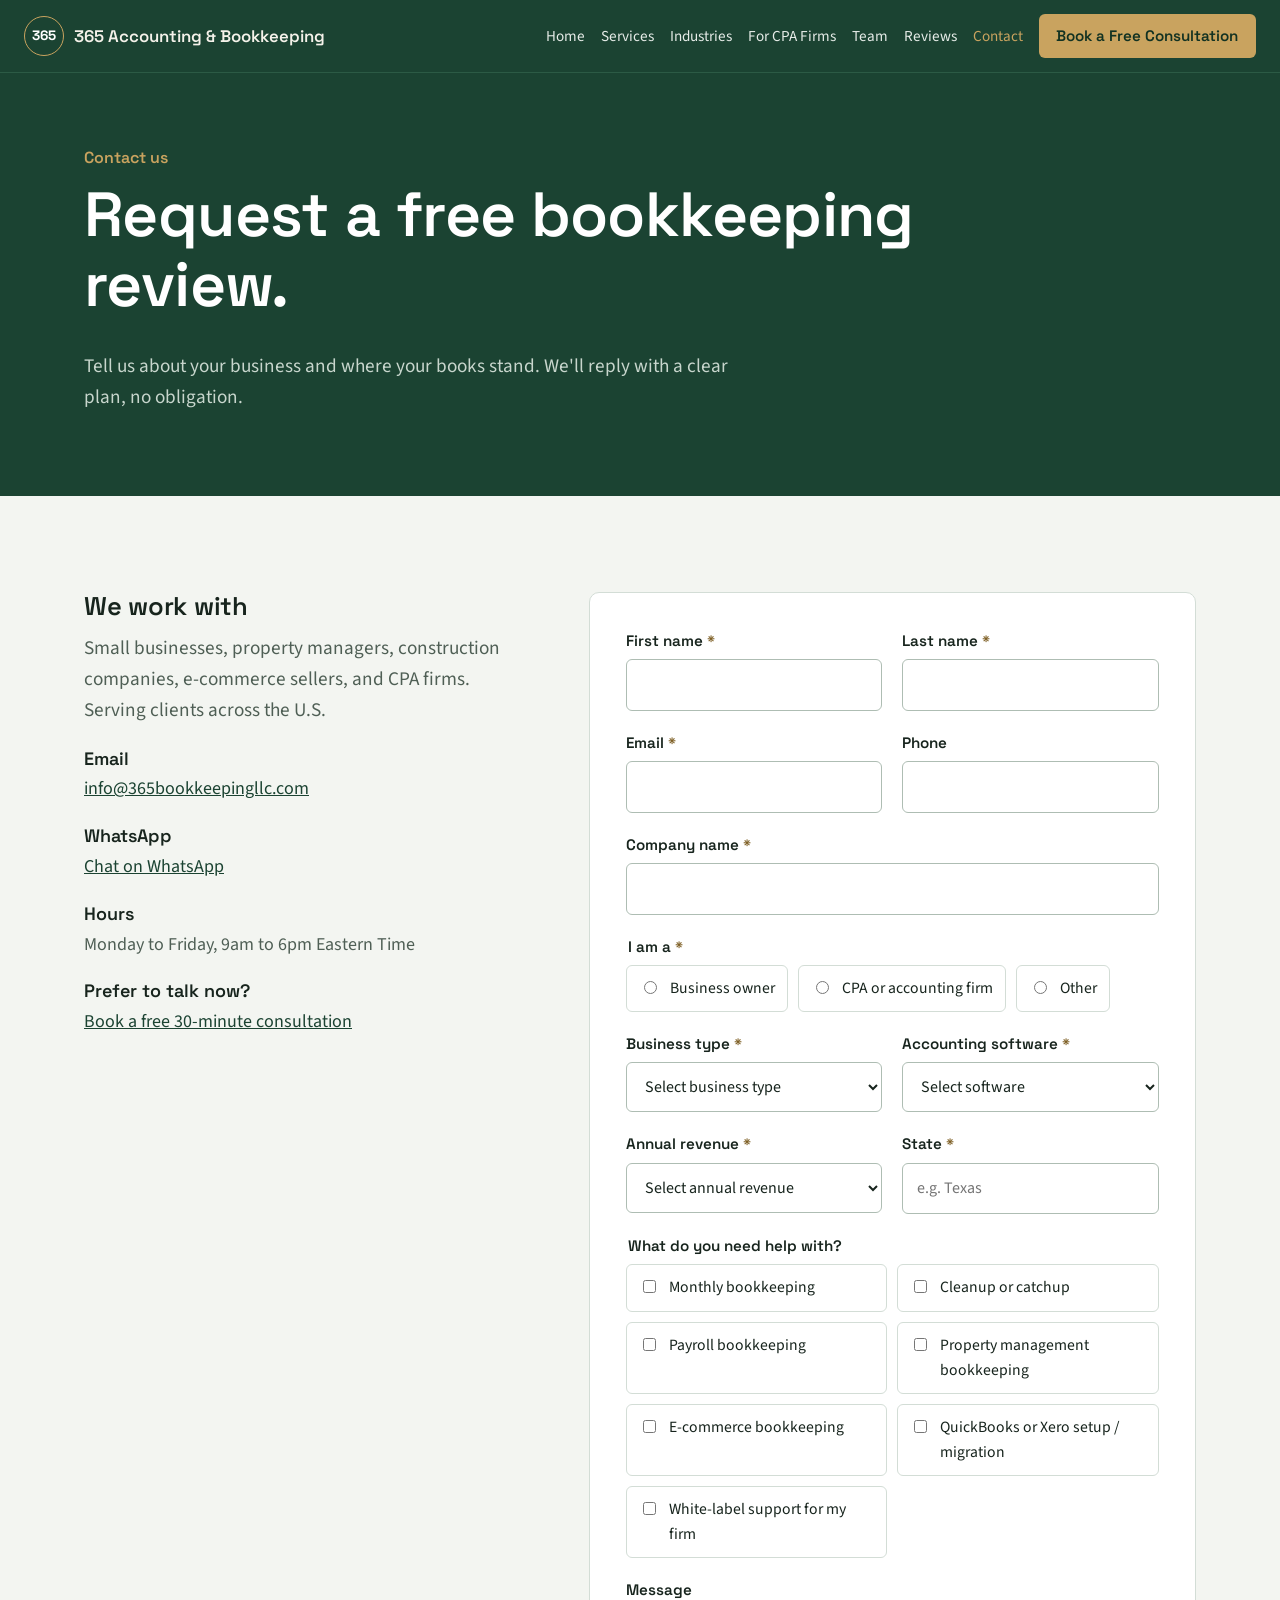
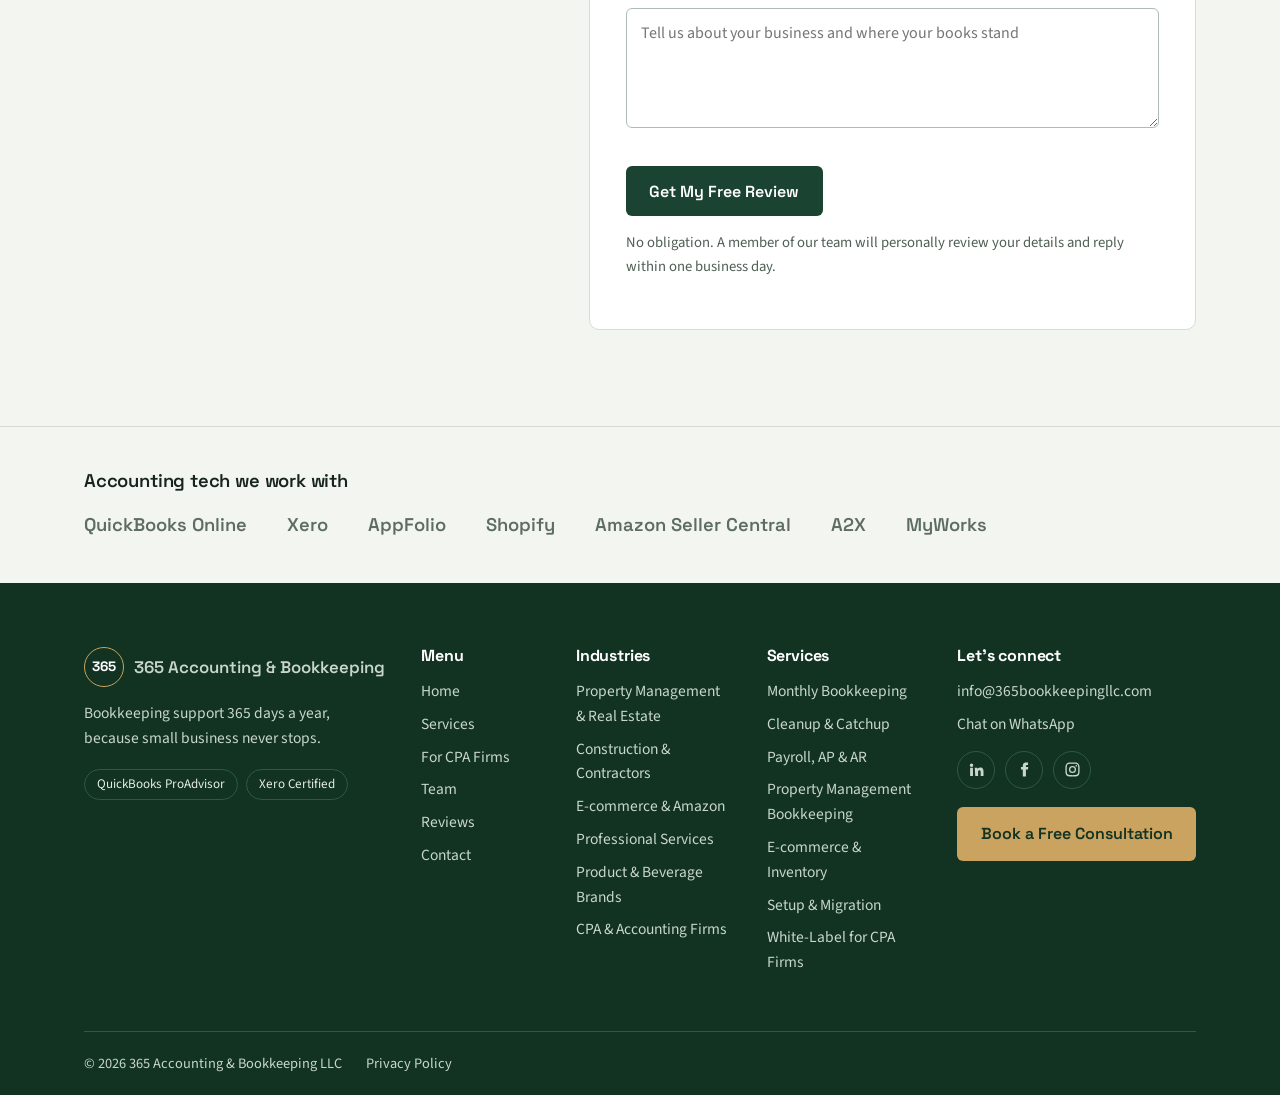
<file: contact.html>
<!DOCTYPE html>
<html lang="en">
<head>
<meta charset="utf-8">
<meta name="viewport" content="width=device-width, initial-scale=1">
<title>Contact Us | Free Bookkeeping Review | 365 Bookkeeping</title>
<meta name="description" content="Tell us where your books stand and get a free, no-obligation bookkeeping review.">
<meta property="og:title" content="Contact Us | Free Bookkeeping Review | 365 Bookkeeping">
<meta property="og:description" content="Tell us where your books stand and get a free, no-obligation bookkeeping review.">
<meta property="og:type" content="website">
<meta name="theme-color" content="#1B4332">
<link rel="icon" href="favicon.svg" type="image/svg+xml">
<link rel="preconnect" href="https://fonts.googleapis.com">
<link rel="preconnect" href="https://fonts.gstatic.com" crossorigin>
<link href="https://fonts.googleapis.com/css2?family=Space+Grotesk:wght@400;500;600;700&family=Source+Sans+3:wght@400;600&display=swap" rel="stylesheet">
<link rel="stylesheet" href="assets/css/style.css">
</head>
<body>
<a class="skip" href="#main">Skip to content</a>
<header class="site-header">
  <div class="wrap">
    <a class="brand" href="index.html"><span class="brand-mark">365</span><span class="bn-full">365 Accounting &amp; Bookkeeping <small>LLC</small></span><span class="bn-short">365 Bookkeeping</span></a>
    <button class="menu-toggle" aria-expanded="false" aria-controls="nav">Menu</button>
    <nav class="nav" id="nav" aria-label="Main"><a href="index.html">Home</a><a href="services.html">Services</a><a href="industries.html">Industries</a><a href="cpa-firms.html">For CPA Firms</a><a href="team.html">Team</a><a href="reviews.html">Reviews</a><a href="contact.html" aria-current=page>Contact</a><a class="btn btn-primary" href="https://calendly.com/zohaib-365bookkeepingllc/30min" target="_blank" rel="noopener">Book a Free Consultation</a></nav>
  </div>
</header>
<main id="main">

<section class="page-hero"><div class="wrap">
  <span class="kicker">Contact us</span>
  <h1>Request a free bookkeeping review.</h1>
  <p>Tell us about your business and where your books stand. We'll reply with a clear plan, no obligation.</p>
</div></section>
<section class="sec sec-paper"><div class="wrap contact-grid">
  <div class="contact-info">
    <h2 style="font-size:1.6rem">We work with</h2>
    <p class="lead">Small businesses, property managers, construction companies, e-commerce sellers, and CPA firms. Serving clients across the U.S.</p>
    <dl>
      <dt>Email</dt><dd><a href="mailto:info@365bookkeepingllc.com">info@365bookkeepingllc.com</a></dd>
      <!-- US phone mil jaye to: <dt>Phone</dt><dd><a href="tel:+1XXXXXXXXXX">+1 (XXX) XXX-XXXX</a></dd> -->
      <dt>WhatsApp</dt><dd><a href="https://wa.me/message/GTGZJEUTS573I1" target="_blank" rel="noopener">Chat on WhatsApp</a></dd>
      <dt>Hours</dt><dd>Monday to Friday, 9am to 6pm Eastern Time</dd>
      <dt>Prefer to talk now?</dt><dd><a href="https://calendly.com/zohaib-365bookkeepingllc/30min" target="_blank" rel="noopener">Book a free 30-minute consultation</a></dd>
    </dl>
  </div>
  <div class="form-card">
    <form id="contact-form" method="POST" action="https://api.web3forms.com/submit">
      <!-- ACCESS KEY: Web3Forms se jo key email par aayi, woh neeche YOUR_ACCESS_KEY_HERE ki jagah paste karo -->
      <input type="hidden" name="access_key" value="6e7633a8-79cb-4f81-a533-c87476c499e4">
      <input type="hidden" name="subject" value="New website inquiry - 365 Bookkeeping">
      <input type="hidden" name="from_name" value="365bookkeepingllc.com">
      <input type="hidden" name="redirect" value="https://365bookkeepingllc.com/thank-you.html">
      <input type="checkbox" name="botcheck" class="hidden" style="display:none" tabindex="-1" autocomplete="off">
      <div class="form-grid">
        <div><label for="fn">First name <span class="req">*</span></label><input id="fn" type="text" name="first_name" required autocomplete="given-name"></div>
        <div><label for="ln">Last name <span class="req">*</span></label><input id="ln" type="text" name="last_name" required autocomplete="family-name"></div>
        <div><label for="em">Email <span class="req">*</span></label><input id="em" type="email" name="email" required autocomplete="email"></div>
        <div><label for="ph">Phone</label><input id="ph" type="tel" name="phone" autocomplete="tel"></div>
        <div class="full"><label for="co">Company name <span class="req">*</span></label><input id="co" type="text" name="company" required autocomplete="organization"></div>
        <fieldset class="full"><legend class="legend">I am a <span class="req">*</span></legend>
          <div class="radios">
            <label class="choice"><input type="radio" name="i_am" value="Business owner" required> Business owner</label>
            <label class="choice"><input type="radio" name="i_am" value="CPA or accounting firm"> CPA or accounting firm</label>
            <label class="choice"><input type="radio" name="i_am" value="Other"> Other</label>
          </div></fieldset>
        <div><label for="bt">Business type <span class="req">*</span></label><select id="bt" name="business_type" required><option value="">Select business type</option><option>Property management</option><option>Real estate</option><option>Construction</option><option>E-commerce / Amazon</option><option>Professional services</option><option>Product brand</option><option>Accounting firm</option><option>Other</option></select></div>
        <div><label for="sw">Accounting software <span class="req">*</span></label><select id="sw" name="software" required><option value="">Select software</option><option>QuickBooks Online</option><option>Xero</option><option>QuickBooks Desktop</option><option>Spreadsheets</option><option>None yet</option></select></div>
        <div><label for="rv">Annual revenue <span class="req">*</span></label><select id="rv" name="revenue" required><option value="">Select annual revenue</option><option>Under $250K</option><option>$250K to $1M</option><option>$1M to $5M</option><option>Over $5M</option></select></div>
        <div><label for="st">State <span class="req">*</span></label><input id="st" type="text" name="state" required placeholder="e.g. Texas"></div>
        <fieldset class="full"><legend class="legend">What do you need help with?</legend>
          <div class="choice-grid"><label class="choice"><input type="checkbox" name="help" value="Monthly bookkeeping"> Monthly bookkeeping</label><label class="choice"><input type="checkbox" name="help" value="Cleanup or catchup"> Cleanup or catchup</label><label class="choice"><input type="checkbox" name="help" value="Payroll bookkeeping"> Payroll bookkeeping</label><label class="choice"><input type="checkbox" name="help" value="Property management bookkeeping"> Property management bookkeeping</label><label class="choice"><input type="checkbox" name="help" value="E-commerce bookkeeping"> E-commerce bookkeeping</label><label class="choice"><input type="checkbox" name="help" value="QuickBooks or Xero setup / migration"> QuickBooks or Xero setup / migration</label><label class="choice"><input type="checkbox" name="help" value="White-label support for my firm"> White-label support for my firm</label></div></fieldset>
        <div class="full"><label for="msg">Message</label><textarea id="msg" name="message" placeholder="Tell us about your business and where your books stand"></textarea></div>
      </div>
      <div class="btn-row"><button class="btn btn-dark" type="submit">Get My Free Review</button></div>
      <p class="form-note" id="form-status" role="status" aria-live="polite"></p>
      <p class="form-note">No obligation. A member of our team will personally review your details and reply within one business day.</p>
    </form>
  </div>
</div></section>

</main>
<section class="tech" aria-labelledby="tech-h">
  <div class="wrap">
    <h2 id="tech-h">Accounting tech we work with</h2>
    <!-- Logo lagana ho to <li>QuickBooks Online</li> ki jagah: <li><img src="assets/img/logos/quickbooks.svg" alt="QuickBooks Online"></li> -->
    <ul>
      <li>QuickBooks Online</li><li>Xero</li><li>AppFolio</li><li>Shopify</li><li>Amazon Seller Central</li><li>A2X</li><li>MyWorks</li>
    </ul>
  </div>
</section>
<footer class="site-footer">
  <div class="wrap">
    <div class="foot-grid">
      <div>
        <a class="brand" href="index.html"><span class="brand-mark">365</span><span>365 Accounting &amp; Bookkeeping</span></a>
        <p class="foot-tag">Bookkeeping support 365 days a year, because small business never stops.</p>
        <div class="foot-badges"><span>QuickBooks ProAdvisor</span><span>Xero Certified</span></div>
      </div>
      <div>
        <h4>Menu</h4>
        <ul><li><a href="index.html">Home</a></li><li><a href="services.html">Services</a></li><li><a href="cpa-firms.html">For CPA Firms</a></li><li><a href="team.html">Team</a></li><li><a href="reviews.html">Reviews</a></li><li><a href="contact.html">Contact</a></li></ul>
      </div>
      <div>
        <h4>Industries</h4>
        <ul><li><a href="industries.html#property">Property Management &amp; Real Estate</a></li><li><a href="industries.html#construction">Construction &amp; Contractors</a></li><li><a href="industries.html#ecommerce">E-commerce &amp; Amazon</a></li><li><a href="industries.html#professional">Professional Services</a></li><li><a href="industries.html#product">Product &amp; Beverage Brands</a></li><li><a href="cpa-firms.html">CPA &amp; Accounting Firms</a></li></ul>
      </div>
      <div>
        <h4>Services</h4>
        <ul><li><a href="services.html#monthly">Monthly Bookkeeping</a></li><li><a href="services.html#cleanup">Cleanup &amp; Catchup</a></li><li><a href="services.html#payroll">Payroll, AP &amp; AR</a></li><li><a href="services.html#property">Property Management Bookkeeping</a></li><li><a href="services.html#ecommerce">E-commerce &amp; Inventory</a></li><li><a href="services.html#setup">Setup &amp; Migration</a></li><li><a href="cpa-firms.html">White-Label for CPA Firms</a></li></ul>
      </div>
      <div>
        <h4>Let's connect</h4>
        <ul>
          <li><a href="mailto:info@365bookkeepingllc.com">info@365bookkeepingllc.com</a></li>
          <!-- US phone mil jaye to yeh line lagao: <li><a href="tel:+1XXXXXXXXXX">+1 (XXX) XXX-XXXX</a></li> -->
          <li><a href="https://wa.me/message/GTGZJEUTS573I1" target="_blank" rel="noopener">Chat on WhatsApp</a></li>
        </ul>
        <div class="social">
          <a href="https://www.linkedin.com/company/365-accounting-bookkeeping-llc" target="_blank" rel="noopener" aria-label="LinkedIn"><svg viewBox="0 0 24 24"><path d="M4.98 3.5A2.5 2.5 0 1 1 5 8.5a2.5 2.5 0 0 1-.02-5zM3 9.5h4V21H3zM9.5 9.5h3.8v1.6h.05c.53-1 1.83-2.05 3.77-2.05 4.03 0 4.78 2.65 4.78 6.1V21h-4v-5.1c0-1.22-.02-2.78-1.7-2.78-1.7 0-1.96 1.33-1.96 2.7V21h-4z"/></svg></a>
          <a href="https://www.facebook.com/people/365-Accounting-Bookkeeping-LLC/61594848797727/" target="_blank" rel="noopener" aria-label="Facebook"><svg viewBox="0 0 24 24"><path d="M14 8.5V6.8c0-.8.5-1.3 1.4-1.3H17V2.2C16.6 2.1 15.4 2 14.1 2 11.3 2 9.6 3.7 9.6 6.6v1.9H7v3.6h2.6V22H14v-9.9h2.9l.4-3.6z"/></svg></a>
          <a href="https://www.instagram.com/365bookkeeping/" target="_blank" rel="noopener" aria-label="Instagram"><svg viewBox="0 0 24 24"><path d="M12 7a5 5 0 1 0 0 10 5 5 0 0 0 0-10zm0 8.2A3.2 3.2 0 1 1 12 8.8a3.2 3.2 0 0 1 0 6.4zM17.3 5.5a1.2 1.2 0 1 0 0 2.4 1.2 1.2 0 0 0 0-2.4zM12 2c-2.7 0-3 0-4.1.1C4.3 2.3 2.3 4.3 2.1 7.9 2 9 2 9.3 2 12s0 3 .1 4.1c.2 3.6 2.2 5.6 5.8 5.8 1.1.1 1.4.1 4.1.1s3 0 4.1-.1c3.6-.2 5.6-2.2 5.8-5.8.1-1.1.1-1.4.1-4.1s0-3-.1-4.1c-.2-3.6-2.2-5.6-5.8-5.8C15 2 14.7 2 12 2zm0 1.8c2.7 0 3 0 4 .1 2.6.1 3.9 1.4 4 4 .1 1 .1 1.3.1 4s0 3-.1 4c-.1 2.6-1.4 3.9-4 4-1 .1-1.3.1-4 .1s-3 0-4-.1c-2.6-.1-3.9-1.4-4-4C3.9 15 3.9 14.7 3.9 12s0-3 .1-4c.1-2.6 1.4-3.9 4-4 1-.1 1.3-.1 4-.1z"/></svg></a>
        </div>
        <a class="btn btn-primary" href="https://calendly.com/zohaib-365bookkeepingllc/30min" target="_blank" rel="noopener">Book a Free Consultation</a>
      </div>
    </div>
    <div class="foot-bottom">
      <span>&copy; <span data-year>2026</span> 365 Accounting &amp; Bookkeeping LLC</span>
      <a href="privacy-policy.html">Privacy Policy</a>
    </div>
  </div>
</footer>
<script src="assets/js/testimonials.js"></script>
<script src="assets/js/main.js"></script>
</body>
</html>
</file>
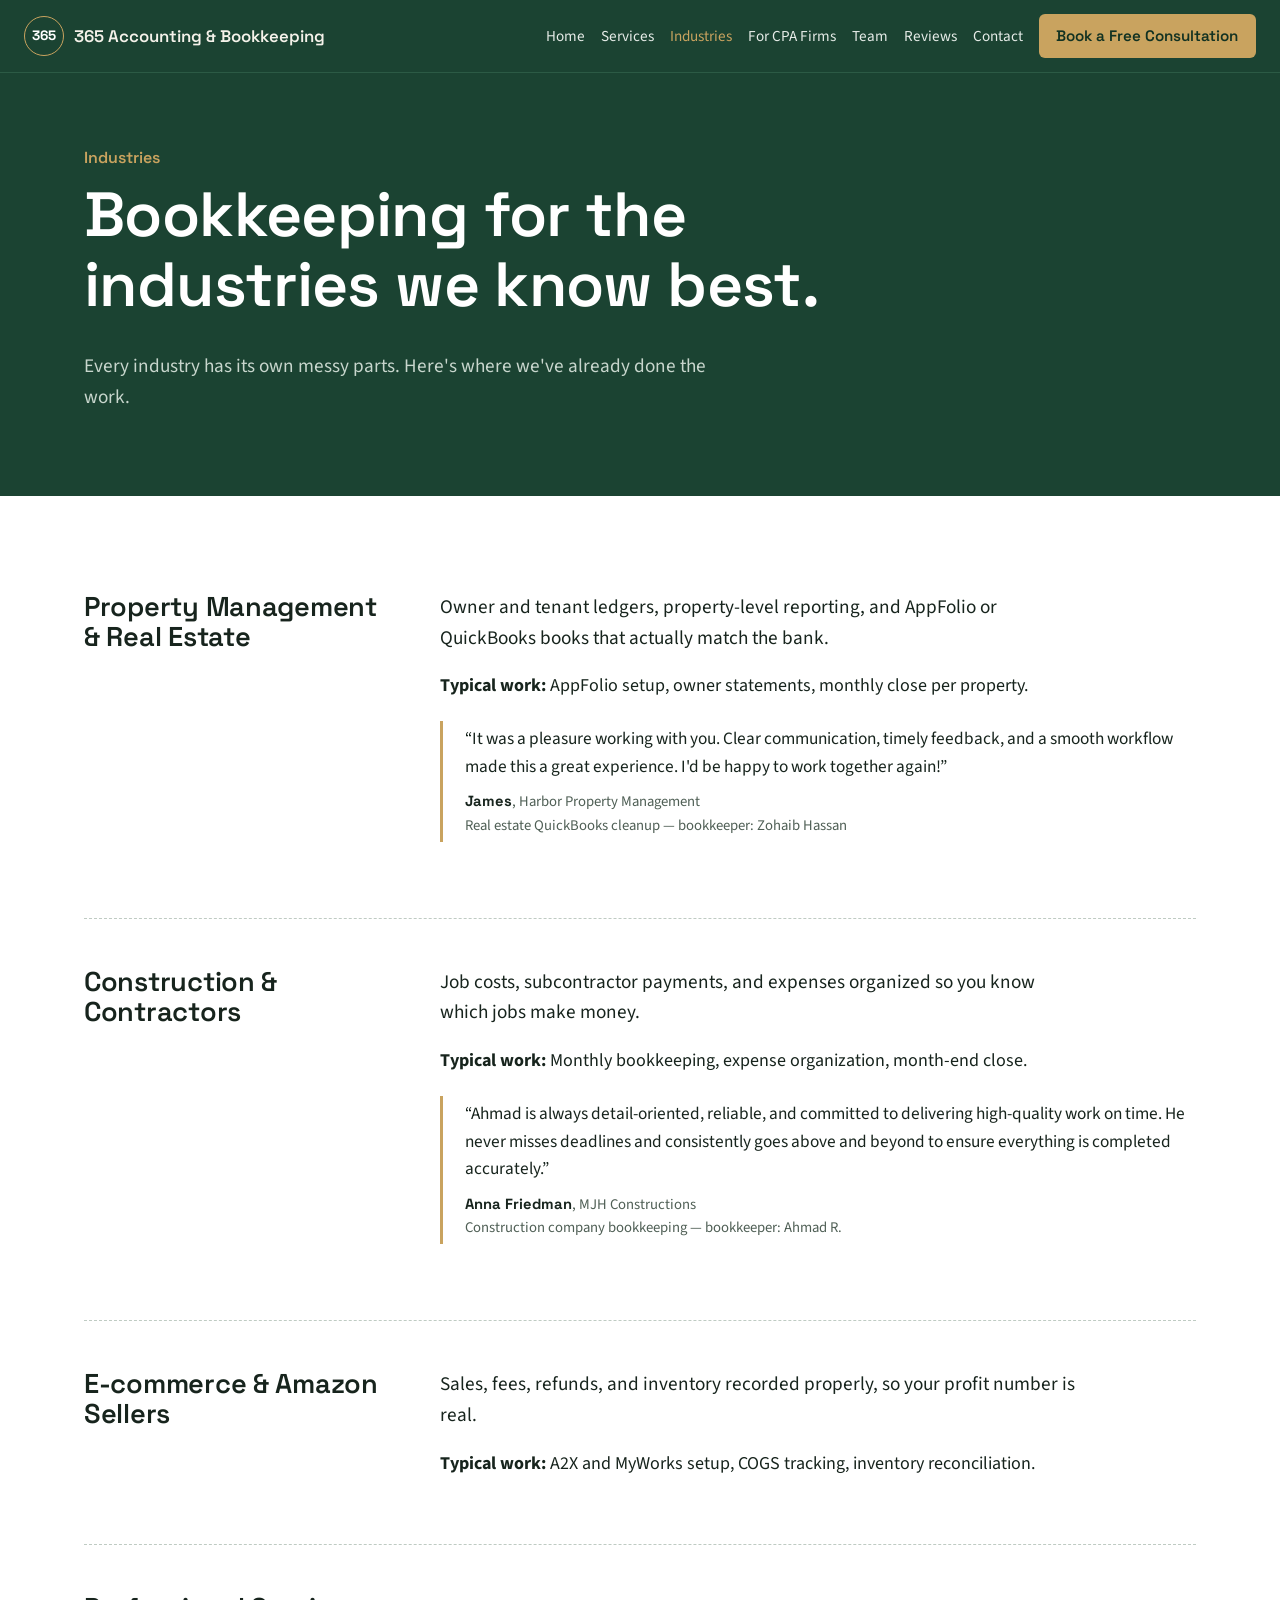
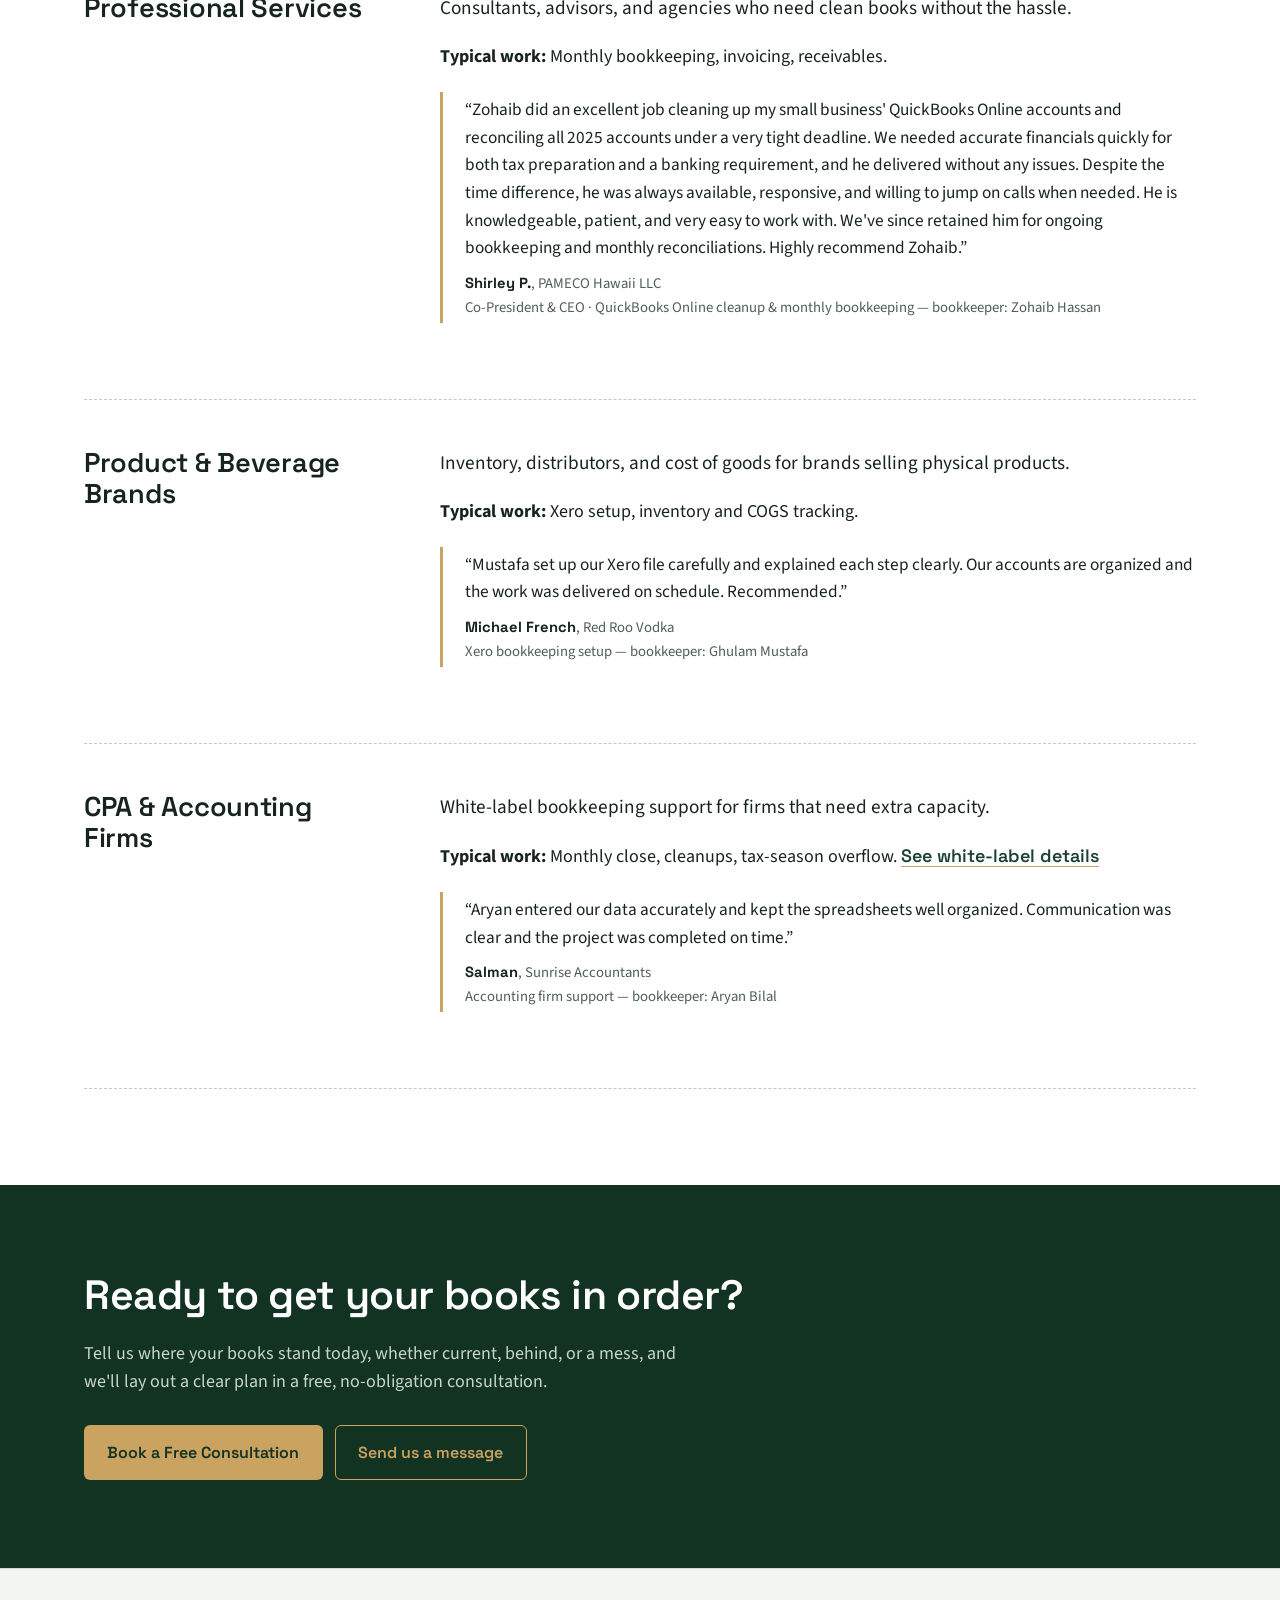
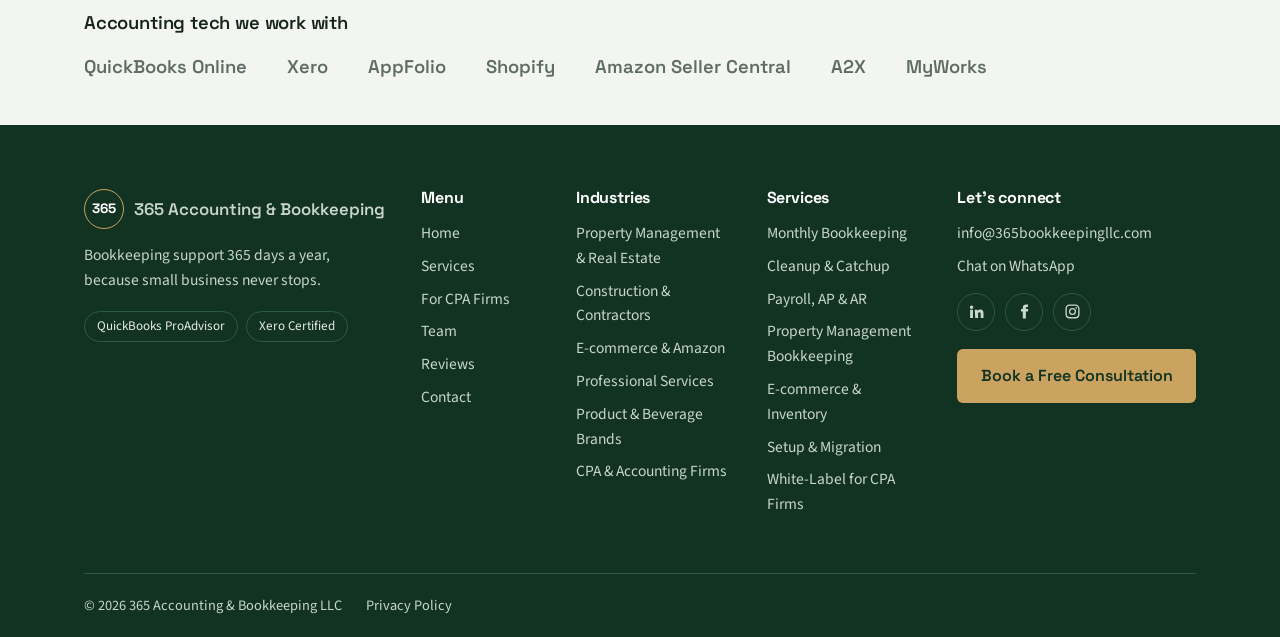
<file: industries.html>
<!DOCTYPE html>
<html lang="en">
<head>
<meta charset="utf-8">
<meta name="viewport" content="width=device-width, initial-scale=1">
<title>Industries We Serve | 365 Bookkeeping</title>
<meta name="description" content="Bookkeeping for property managers, construction companies, e-commerce sellers, professional services, and product brands.">
<meta property="og:title" content="Industries We Serve | 365 Bookkeeping">
<meta property="og:description" content="Bookkeeping for property managers, construction companies, e-commerce sellers, professional services, and product brands.">
<meta property="og:type" content="website">
<meta name="theme-color" content="#1B4332">
<link rel="icon" href="favicon.svg" type="image/svg+xml">
<link rel="preconnect" href="https://fonts.googleapis.com">
<link rel="preconnect" href="https://fonts.gstatic.com" crossorigin>
<link href="https://fonts.googleapis.com/css2?family=Space+Grotesk:wght@400;500;600;700&family=Source+Sans+3:wght@400;600&display=swap" rel="stylesheet">
<link rel="stylesheet" href="assets/css/style.css">
</head>
<body>
<a class="skip" href="#main">Skip to content</a>
<header class="site-header">
  <div class="wrap">
    <a class="brand" href="index.html"><span class="brand-mark">365</span><span class="bn-full">365 Accounting &amp; Bookkeeping <small>LLC</small></span><span class="bn-short">365 Bookkeeping</span></a>
    <button class="menu-toggle" aria-expanded="false" aria-controls="nav">Menu</button>
    <nav class="nav" id="nav" aria-label="Main"><a href="index.html">Home</a><a href="services.html">Services</a><a href="industries.html" aria-current=page>Industries</a><a href="cpa-firms.html">For CPA Firms</a><a href="team.html">Team</a><a href="reviews.html">Reviews</a><a href="contact.html">Contact</a><a class="btn btn-primary" href="https://calendly.com/zohaib-365bookkeepingllc/30min" target="_blank" rel="noopener">Book a Free Consultation</a></nav>
  </div>
</header>
<main id="main">

<section class="page-hero"><div class="wrap">
  <span class="kicker">Industries</span>
  <h1>Bookkeeping for the industries we know best.</h1>
  <p>Every industry has its own messy parts. Here's where we've already done the work.</p>
</div></section>
<section class="sec"><div class="wrap">
<article class="svc" id="property"><h2>Property Management &amp; Real Estate</h2><div><p class="lead" style="color:var(--ink)">Owner and tenant ledgers, property-level reporting, and AppFolio or QuickBooks books that actually match the bank.</p><p><strong>Typical work:</strong> AppFolio setup, owner statements, monthly close per property.</p><div data-t-industry="property"></div></div></article>
<article class="svc" id="construction"><h2>Construction &amp; Contractors</h2><div><p class="lead" style="color:var(--ink)">Job costs, subcontractor payments, and expenses organized so you know which jobs make money.</p><p><strong>Typical work:</strong> Monthly bookkeeping, expense organization, month-end close.</p><div data-t-industry="construction"></div></div></article>
<article class="svc" id="ecommerce"><h2>E-commerce &amp; Amazon Sellers</h2><div><p class="lead" style="color:var(--ink)">Sales, fees, refunds, and inventory recorded properly, so your profit number is real.</p><p><strong>Typical work:</strong> A2X and MyWorks setup, COGS tracking, inventory reconciliation.</p><div data-t-industry="ecommerce"></div></div></article>
<article class="svc" id="professional"><h2>Professional Services</h2><div><p class="lead" style="color:var(--ink)">Consultants, advisors, and agencies who need clean books without the hassle.</p><p><strong>Typical work:</strong> Monthly bookkeeping, invoicing, receivables.</p><div data-t-industry="professional"></div></div></article>
<article class="svc" id="product"><h2>Product &amp; Beverage Brands</h2><div><p class="lead" style="color:var(--ink)">Inventory, distributors, and cost of goods for brands selling physical products.</p><p><strong>Typical work:</strong> Xero setup, inventory and COGS tracking.</p><div data-t-industry="product"></div></div></article>
<article class="svc" id="cpa"><h2>CPA &amp; Accounting Firms</h2><div><p class="lead" style="color:var(--ink)">White-label bookkeeping support for firms that need extra capacity.</p><p><strong>Typical work:</strong> Monthly close, cleanups, tax-season overflow. <a class="textlink" href="cpa-firms.html">See white-label details</a></p><div data-t-industry="cpa"></div></div></article>
</div></section>
<section class="cta-band"><div class="wrap">
  <h2>Ready to get your books in order?</h2><p>Tell us where your books stand today, whether current, behind, or a mess, and we'll lay out a clear plan in a free, no-obligation consultation.</p>
  <div class="btn-row"><a class="btn btn-primary" href="https://calendly.com/zohaib-365bookkeepingllc/30min" target="_blank" rel="noopener">Book a Free Consultation</a><a class="btn btn-ghost" href="contact.html">Send us a message</a></div>
</div></section>
</main>
<section class="tech" aria-labelledby="tech-h">
  <div class="wrap">
    <h2 id="tech-h">Accounting tech we work with</h2>
    <!-- Logo lagana ho to <li>QuickBooks Online</li> ki jagah: <li><img src="assets/img/logos/quickbooks.svg" alt="QuickBooks Online"></li> -->
    <ul>
      <li>QuickBooks Online</li><li>Xero</li><li>AppFolio</li><li>Shopify</li><li>Amazon Seller Central</li><li>A2X</li><li>MyWorks</li>
    </ul>
  </div>
</section>
<footer class="site-footer">
  <div class="wrap">
    <div class="foot-grid">
      <div>
        <a class="brand" href="index.html"><span class="brand-mark">365</span><span>365 Accounting &amp; Bookkeeping</span></a>
        <p class="foot-tag">Bookkeeping support 365 days a year, because small business never stops.</p>
        <div class="foot-badges"><span>QuickBooks ProAdvisor</span><span>Xero Certified</span></div>
      </div>
      <div>
        <h4>Menu</h4>
        <ul><li><a href="index.html">Home</a></li><li><a href="services.html">Services</a></li><li><a href="cpa-firms.html">For CPA Firms</a></li><li><a href="team.html">Team</a></li><li><a href="reviews.html">Reviews</a></li><li><a href="contact.html">Contact</a></li></ul>
      </div>
      <div>
        <h4>Industries</h4>
        <ul><li><a href="industries.html#property">Property Management &amp; Real Estate</a></li><li><a href="industries.html#construction">Construction &amp; Contractors</a></li><li><a href="industries.html#ecommerce">E-commerce &amp; Amazon</a></li><li><a href="industries.html#professional">Professional Services</a></li><li><a href="industries.html#product">Product &amp; Beverage Brands</a></li><li><a href="cpa-firms.html">CPA &amp; Accounting Firms</a></li></ul>
      </div>
      <div>
        <h4>Services</h4>
        <ul><li><a href="services.html#monthly">Monthly Bookkeeping</a></li><li><a href="services.html#cleanup">Cleanup &amp; Catchup</a></li><li><a href="services.html#payroll">Payroll, AP &amp; AR</a></li><li><a href="services.html#property">Property Management Bookkeeping</a></li><li><a href="services.html#ecommerce">E-commerce &amp; Inventory</a></li><li><a href="services.html#setup">Setup &amp; Migration</a></li><li><a href="cpa-firms.html">White-Label for CPA Firms</a></li></ul>
      </div>
      <div>
        <h4>Let's connect</h4>
        <ul>
          <li><a href="mailto:info@365bookkeepingllc.com">info@365bookkeepingllc.com</a></li>
          <!-- US phone mil jaye to yeh line lagao: <li><a href="tel:+1XXXXXXXXXX">+1 (XXX) XXX-XXXX</a></li> -->
          <li><a href="https://wa.me/message/GTGZJEUTS573I1" target="_blank" rel="noopener">Chat on WhatsApp</a></li>
        </ul>
        <div class="social">
          <a href="https://www.linkedin.com/company/365-accounting-bookkeeping-llc" target="_blank" rel="noopener" aria-label="LinkedIn"><svg viewBox="0 0 24 24"><path d="M4.98 3.5A2.5 2.5 0 1 1 5 8.5a2.5 2.5 0 0 1-.02-5zM3 9.5h4V21H3zM9.5 9.5h3.8v1.6h.05c.53-1 1.83-2.05 3.77-2.05 4.03 0 4.78 2.65 4.78 6.1V21h-4v-5.1c0-1.22-.02-2.78-1.7-2.78-1.7 0-1.96 1.33-1.96 2.7V21h-4z"/></svg></a>
          <a href="https://www.facebook.com/people/365-Accounting-Bookkeeping-LLC/61594848797727/" target="_blank" rel="noopener" aria-label="Facebook"><svg viewBox="0 0 24 24"><path d="M14 8.5V6.8c0-.8.5-1.3 1.4-1.3H17V2.2C16.6 2.1 15.4 2 14.1 2 11.3 2 9.6 3.7 9.6 6.6v1.9H7v3.6h2.6V22H14v-9.9h2.9l.4-3.6z"/></svg></a>
          <a href="https://www.instagram.com/365bookkeeping/" target="_blank" rel="noopener" aria-label="Instagram"><svg viewBox="0 0 24 24"><path d="M12 7a5 5 0 1 0 0 10 5 5 0 0 0 0-10zm0 8.2A3.2 3.2 0 1 1 12 8.8a3.2 3.2 0 0 1 0 6.4zM17.3 5.5a1.2 1.2 0 1 0 0 2.4 1.2 1.2 0 0 0 0-2.4zM12 2c-2.7 0-3 0-4.1.1C4.3 2.3 2.3 4.3 2.1 7.9 2 9 2 9.3 2 12s0 3 .1 4.1c.2 3.6 2.2 5.6 5.8 5.8 1.1.1 1.4.1 4.1.1s3 0 4.1-.1c3.6-.2 5.6-2.2 5.8-5.8.1-1.1.1-1.4.1-4.1s0-3-.1-4.1c-.2-3.6-2.2-5.6-5.8-5.8C15 2 14.7 2 12 2zm0 1.8c2.7 0 3 0 4 .1 2.6.1 3.9 1.4 4 4 .1 1 .1 1.3.1 4s0 3-.1 4c-.1 2.6-1.4 3.9-4 4-1 .1-1.3.1-4 .1s-3 0-4-.1c-2.6-.1-3.9-1.4-4-4C3.9 15 3.9 14.7 3.9 12s0-3 .1-4c.1-2.6 1.4-3.9 4-4 1-.1 1.3-.1 4-.1z"/></svg></a>
        </div>
        <a class="btn btn-primary" href="https://calendly.com/zohaib-365bookkeepingllc/30min" target="_blank" rel="noopener">Book a Free Consultation</a>
      </div>
    </div>
    <div class="foot-bottom">
      <span>&copy; <span data-year>2026</span> 365 Accounting &amp; Bookkeeping LLC</span>
      <a href="privacy-policy.html">Privacy Policy</a>
    </div>
  </div>
</footer>
<script src="assets/js/testimonials.js"></script>
<script src="assets/js/main.js"></script>
</body>
</html>
</file>
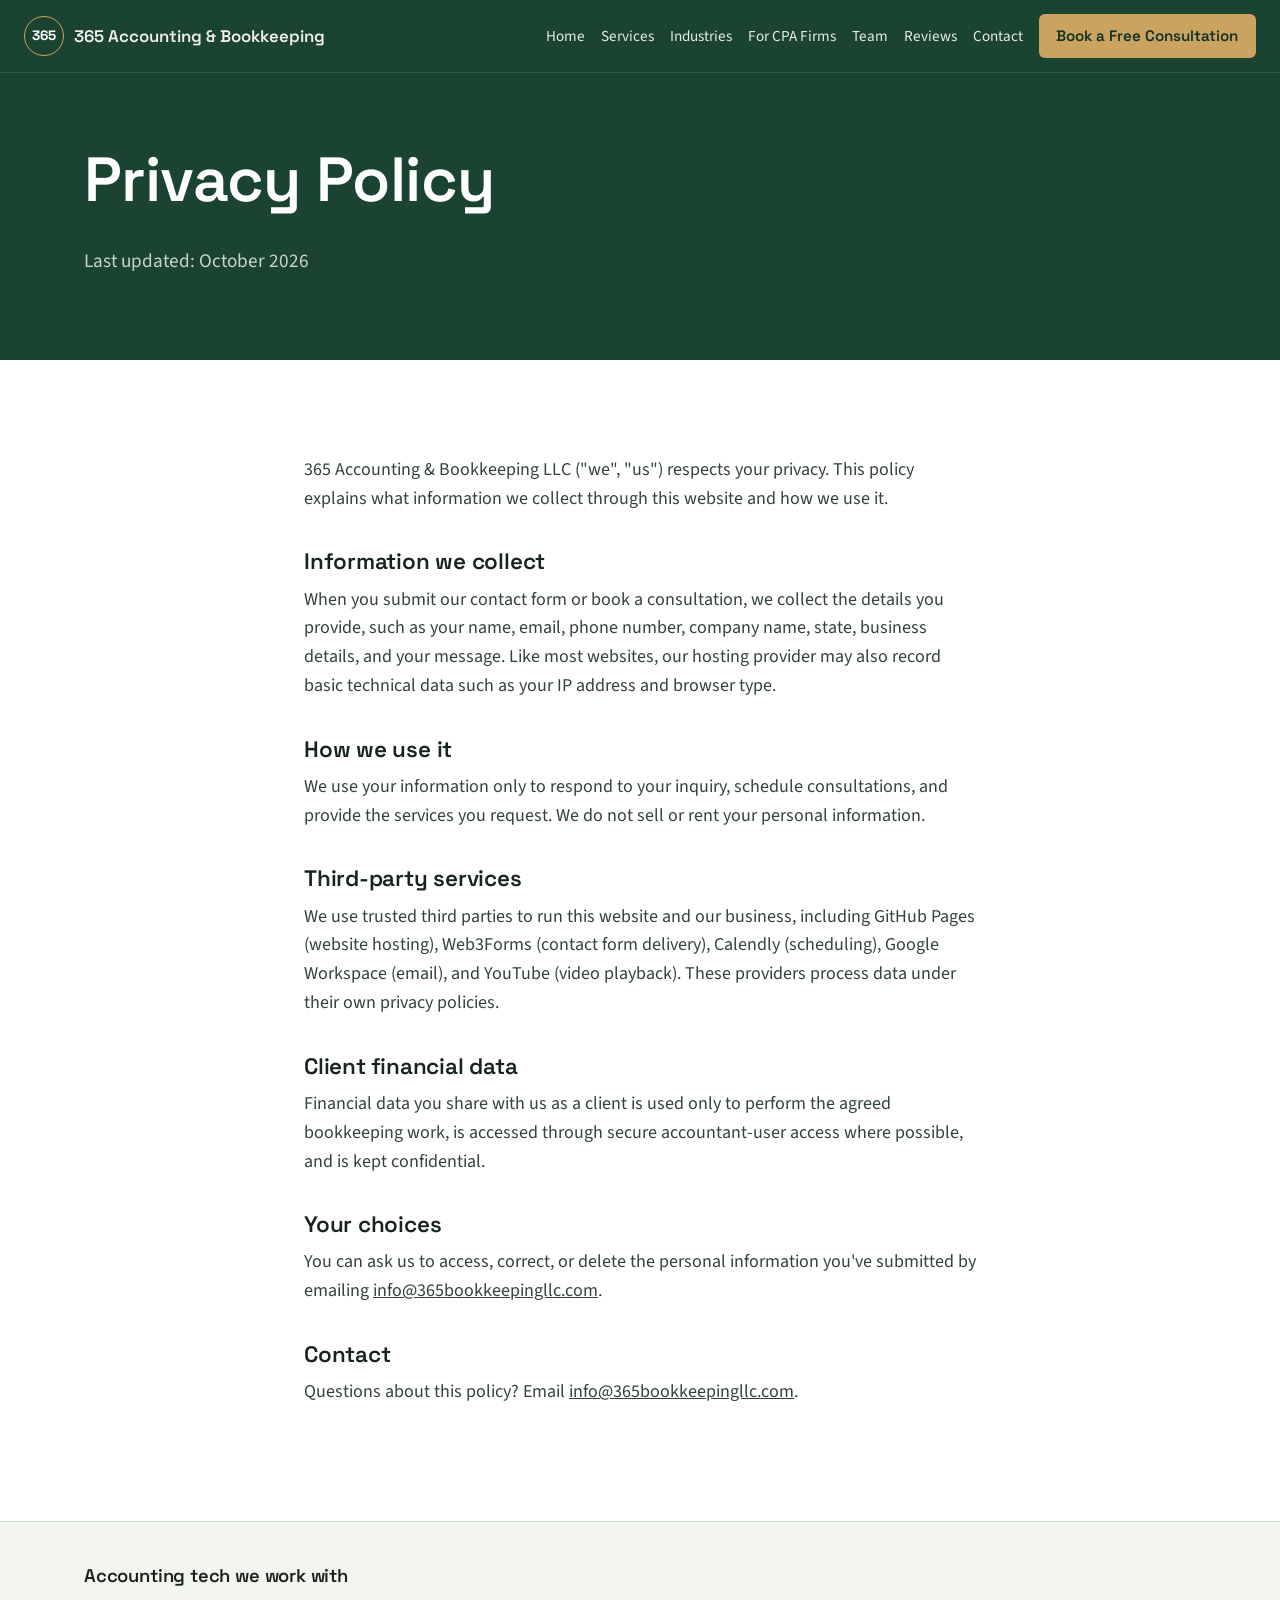
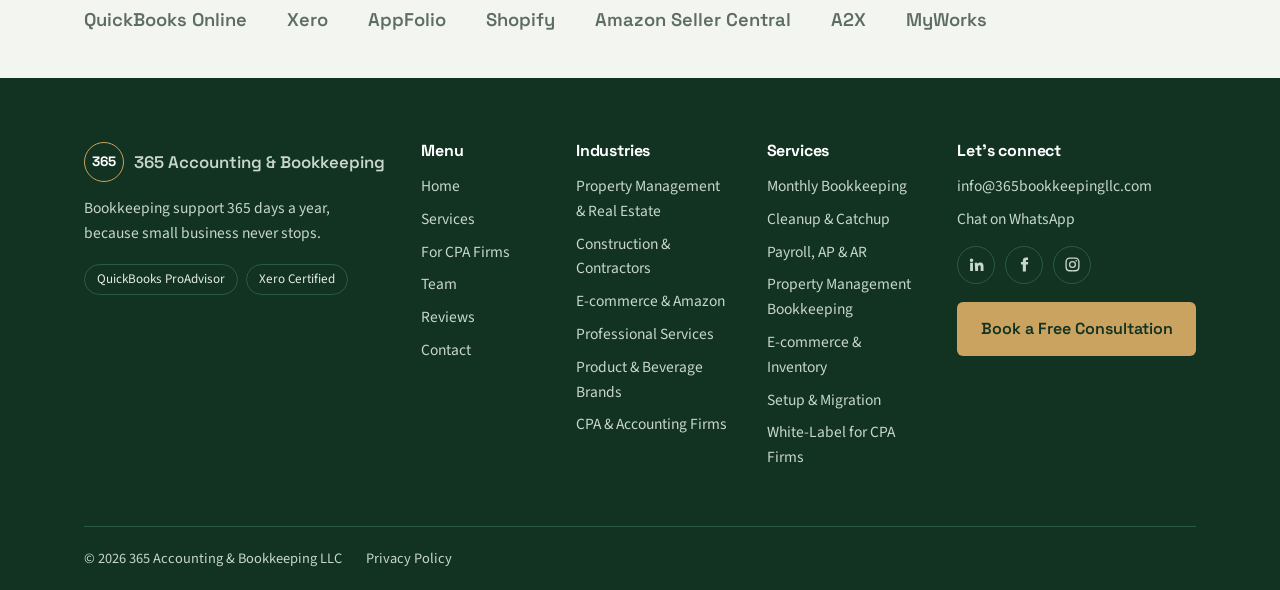
<file: privacy-policy.html>
<!DOCTYPE html>
<html lang="en">
<head>
<meta charset="utf-8">
<meta name="viewport" content="width=device-width, initial-scale=1">
<title>Privacy Policy | 365 Bookkeeping</title>
<meta name="description" content="Privacy policy for 365 Accounting & Bookkeeping LLC.">
<meta property="og:title" content="Privacy Policy | 365 Bookkeeping">
<meta property="og:description" content="Privacy policy for 365 Accounting & Bookkeeping LLC.">
<meta property="og:type" content="website">
<meta name="theme-color" content="#1B4332">
<link rel="icon" href="favicon.svg" type="image/svg+xml">
<link rel="preconnect" href="https://fonts.googleapis.com">
<link rel="preconnect" href="https://fonts.gstatic.com" crossorigin>
<link href="https://fonts.googleapis.com/css2?family=Space+Grotesk:wght@400;500;600;700&family=Source+Sans+3:wght@400;600&display=swap" rel="stylesheet">
<link rel="stylesheet" href="assets/css/style.css">
</head>
<body>
<a class="skip" href="#main">Skip to content</a>
<header class="site-header">
  <div class="wrap">
    <a class="brand" href="index.html"><span class="brand-mark">365</span><span class="bn-full">365 Accounting &amp; Bookkeeping <small>LLC</small></span><span class="bn-short">365 Bookkeeping</span></a>
    <button class="menu-toggle" aria-expanded="false" aria-controls="nav">Menu</button>
    <nav class="nav" id="nav" aria-label="Main"><a href="index.html">Home</a><a href="services.html">Services</a><a href="industries.html">Industries</a><a href="cpa-firms.html">For CPA Firms</a><a href="team.html">Team</a><a href="reviews.html">Reviews</a><a href="contact.html">Contact</a><a class="btn btn-primary" href="https://calendly.com/zohaib-365bookkeepingllc/30min" target="_blank" rel="noopener">Book a Free Consultation</a></nav>
  </div>
</header>
<main id="main">

<section class="page-hero"><div class="wrap"><h1>Privacy Policy</h1><p>Last updated: October 2026</p></div></section>
<section class="sec"><div class="wrap narrow prose">
<p>365 Accounting &amp; Bookkeeping LLC ("we", "us") respects your privacy. This policy explains what information we collect through this website and how we use it.</p>
<h2>Information we collect</h2>
<p>When you submit our contact form or book a consultation, we collect the details you provide, such as your name, email, phone number, company name, state, business details, and your message. Like most websites, our hosting provider may also record basic technical data such as your IP address and browser type.</p>
<h2>How we use it</h2>
<p>We use your information only to respond to your inquiry, schedule consultations, and provide the services you request. We do not sell or rent your personal information.</p>
<h2>Third-party services</h2>
<p>We use trusted third parties to run this website and our business, including GitHub Pages (website hosting), Web3Forms (contact form delivery), Calendly (scheduling), Google Workspace (email), and YouTube (video playback). These providers process data under their own privacy policies.</p>
<h2>Client financial data</h2>
<p>Financial data you share with us as a client is used only to perform the agreed bookkeeping work, is accessed through secure accountant-user access where possible, and is kept confidential.</p>
<h2>Your choices</h2>
<p>You can ask us to access, correct, or delete the personal information you've submitted by emailing <a href="mailto:info@365bookkeepingllc.com">info@365bookkeepingllc.com</a>.</p>
<h2>Contact</h2>
<p>Questions about this policy? Email <a href="mailto:info@365bookkeepingllc.com">info@365bookkeepingllc.com</a>.</p>
</div></section>
</main>
<section class="tech" aria-labelledby="tech-h">
  <div class="wrap">
    <h2 id="tech-h">Accounting tech we work with</h2>
    <!-- Logo lagana ho to <li>QuickBooks Online</li> ki jagah: <li><img src="assets/img/logos/quickbooks.svg" alt="QuickBooks Online"></li> -->
    <ul>
      <li>QuickBooks Online</li><li>Xero</li><li>AppFolio</li><li>Shopify</li><li>Amazon Seller Central</li><li>A2X</li><li>MyWorks</li>
    </ul>
  </div>
</section>
<footer class="site-footer">
  <div class="wrap">
    <div class="foot-grid">
      <div>
        <a class="brand" href="index.html"><span class="brand-mark">365</span><span>365 Accounting &amp; Bookkeeping</span></a>
        <p class="foot-tag">Bookkeeping support 365 days a year, because small business never stops.</p>
        <div class="foot-badges"><span>QuickBooks ProAdvisor</span><span>Xero Certified</span></div>
      </div>
      <div>
        <h4>Menu</h4>
        <ul><li><a href="index.html">Home</a></li><li><a href="services.html">Services</a></li><li><a href="cpa-firms.html">For CPA Firms</a></li><li><a href="team.html">Team</a></li><li><a href="reviews.html">Reviews</a></li><li><a href="contact.html">Contact</a></li></ul>
      </div>
      <div>
        <h4>Industries</h4>
        <ul><li><a href="industries.html#property">Property Management &amp; Real Estate</a></li><li><a href="industries.html#construction">Construction &amp; Contractors</a></li><li><a href="industries.html#ecommerce">E-commerce &amp; Amazon</a></li><li><a href="industries.html#professional">Professional Services</a></li><li><a href="industries.html#product">Product &amp; Beverage Brands</a></li><li><a href="cpa-firms.html">CPA &amp; Accounting Firms</a></li></ul>
      </div>
      <div>
        <h4>Services</h4>
        <ul><li><a href="services.html#monthly">Monthly Bookkeeping</a></li><li><a href="services.html#cleanup">Cleanup &amp; Catchup</a></li><li><a href="services.html#payroll">Payroll, AP &amp; AR</a></li><li><a href="services.html#property">Property Management Bookkeeping</a></li><li><a href="services.html#ecommerce">E-commerce &amp; Inventory</a></li><li><a href="services.html#setup">Setup &amp; Migration</a></li><li><a href="cpa-firms.html">White-Label for CPA Firms</a></li></ul>
      </div>
      <div>
        <h4>Let's connect</h4>
        <ul>
          <li><a href="mailto:info@365bookkeepingllc.com">info@365bookkeepingllc.com</a></li>
          <!-- US phone mil jaye to yeh line lagao: <li><a href="tel:+1XXXXXXXXXX">+1 (XXX) XXX-XXXX</a></li> -->
          <li><a href="https://wa.me/message/GTGZJEUTS573I1" target="_blank" rel="noopener">Chat on WhatsApp</a></li>
        </ul>
        <div class="social">
          <a href="https://www.linkedin.com/company/365-accounting-bookkeeping-llc" target="_blank" rel="noopener" aria-label="LinkedIn"><svg viewBox="0 0 24 24"><path d="M4.98 3.5A2.5 2.5 0 1 1 5 8.5a2.5 2.5 0 0 1-.02-5zM3 9.5h4V21H3zM9.5 9.5h3.8v1.6h.05c.53-1 1.83-2.05 3.77-2.05 4.03 0 4.78 2.65 4.78 6.1V21h-4v-5.1c0-1.22-.02-2.78-1.7-2.78-1.7 0-1.96 1.33-1.96 2.7V21h-4z"/></svg></a>
          <a href="https://www.facebook.com/people/365-Accounting-Bookkeeping-LLC/61594848797727/" target="_blank" rel="noopener" aria-label="Facebook"><svg viewBox="0 0 24 24"><path d="M14 8.5V6.8c0-.8.5-1.3 1.4-1.3H17V2.2C16.6 2.1 15.4 2 14.1 2 11.3 2 9.6 3.7 9.6 6.6v1.9H7v3.6h2.6V22H14v-9.9h2.9l.4-3.6z"/></svg></a>
          <a href="https://www.instagram.com/365bookkeeping/" target="_blank" rel="noopener" aria-label="Instagram"><svg viewBox="0 0 24 24"><path d="M12 7a5 5 0 1 0 0 10 5 5 0 0 0 0-10zm0 8.2A3.2 3.2 0 1 1 12 8.8a3.2 3.2 0 0 1 0 6.4zM17.3 5.5a1.2 1.2 0 1 0 0 2.4 1.2 1.2 0 0 0 0-2.4zM12 2c-2.7 0-3 0-4.1.1C4.3 2.3 2.3 4.3 2.1 7.9 2 9 2 9.3 2 12s0 3 .1 4.1c.2 3.6 2.2 5.6 5.8 5.8 1.1.1 1.4.1 4.1.1s3 0 4.1-.1c3.6-.2 5.6-2.2 5.8-5.8.1-1.1.1-1.4.1-4.1s0-3-.1-4.1c-.2-3.6-2.2-5.6-5.8-5.8C15 2 14.7 2 12 2zm0 1.8c2.7 0 3 0 4 .1 2.6.1 3.9 1.4 4 4 .1 1 .1 1.3.1 4s0 3-.1 4c-.1 2.6-1.4 3.9-4 4-1 .1-1.3.1-4 .1s-3 0-4-.1c-2.6-.1-3.9-1.4-4-4C3.9 15 3.9 14.7 3.9 12s0-3 .1-4c.1-2.6 1.4-3.9 4-4 1-.1 1.3-.1 4-.1z"/></svg></a>
        </div>
        <a class="btn btn-primary" href="https://calendly.com/zohaib-365bookkeepingllc/30min" target="_blank" rel="noopener">Book a Free Consultation</a>
      </div>
    </div>
    <div class="foot-bottom">
      <span>&copy; <span data-year>2026</span> 365 Accounting &amp; Bookkeeping LLC</span>
      <a href="privacy-policy.html">Privacy Policy</a>
    </div>
  </div>
</footer>
<script src="assets/js/testimonials.js"></script>
<script src="assets/js/main.js"></script>
</body>
</html>
</file>
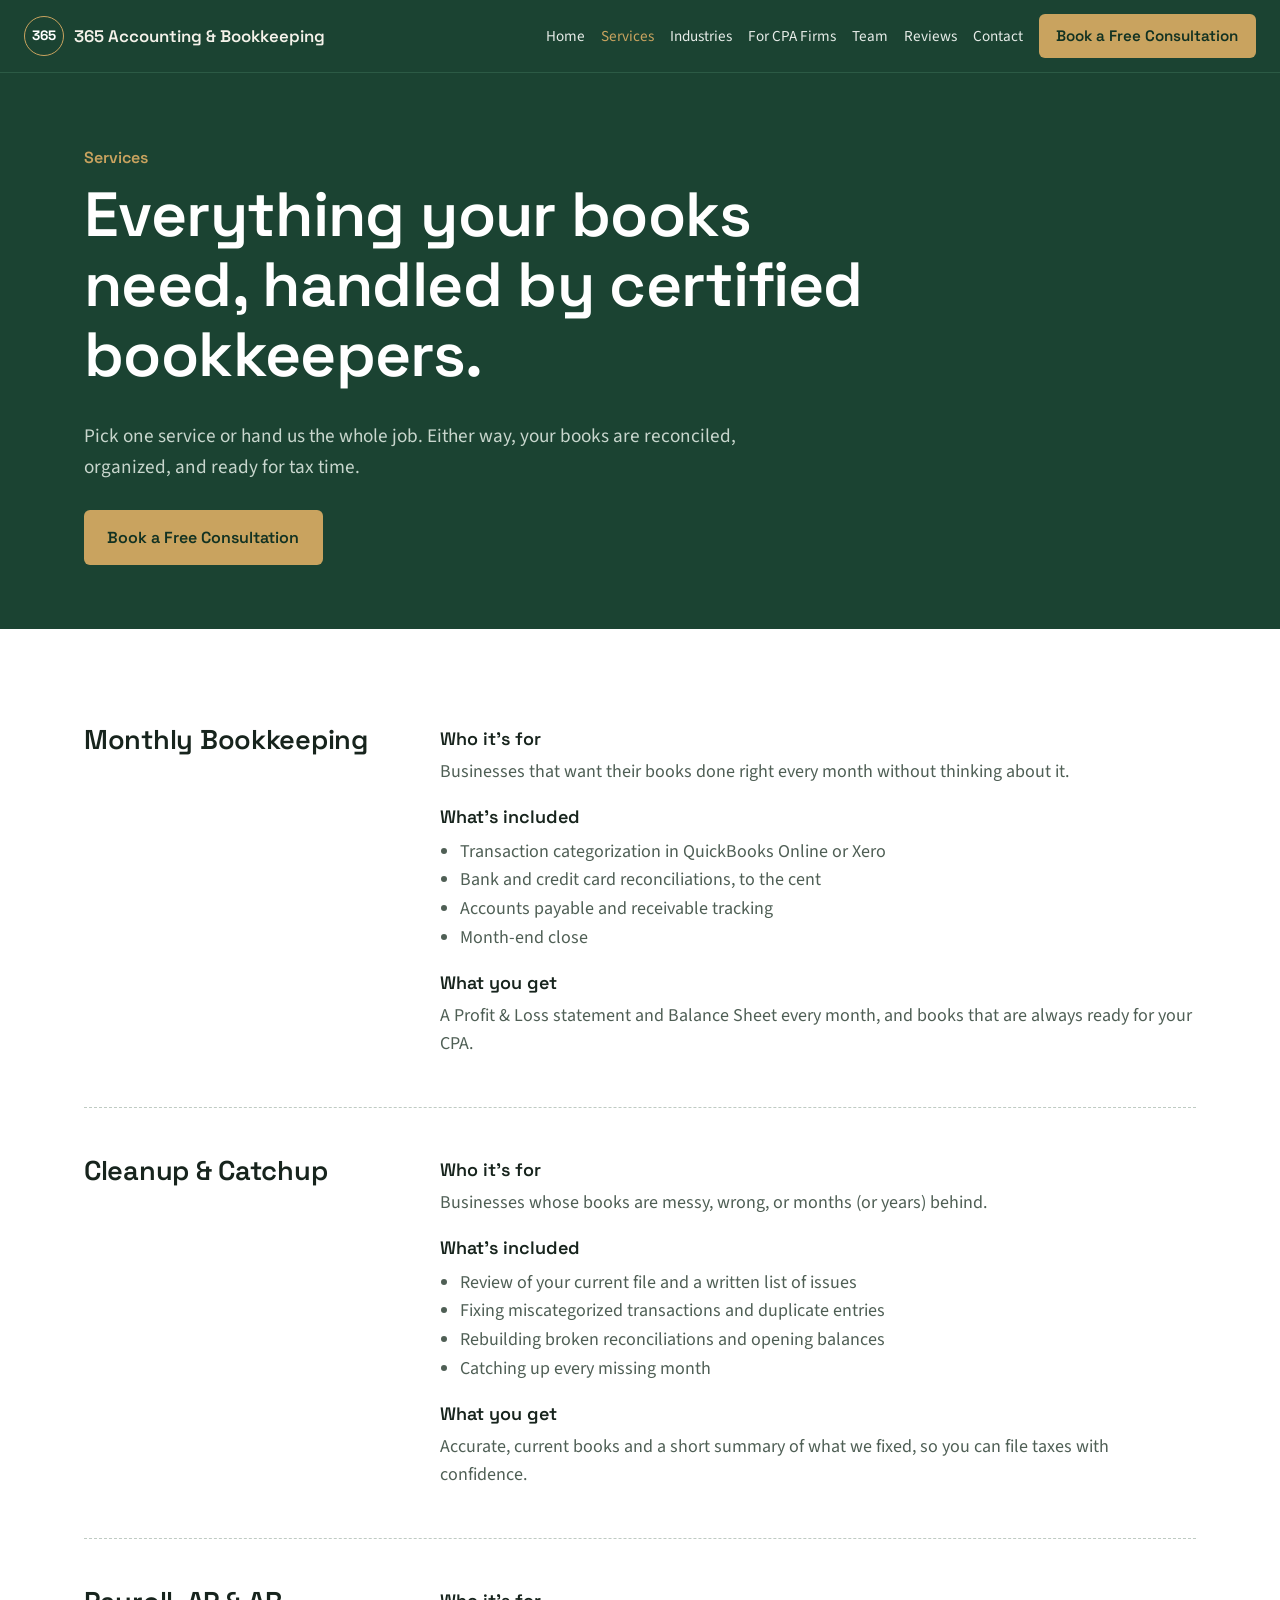
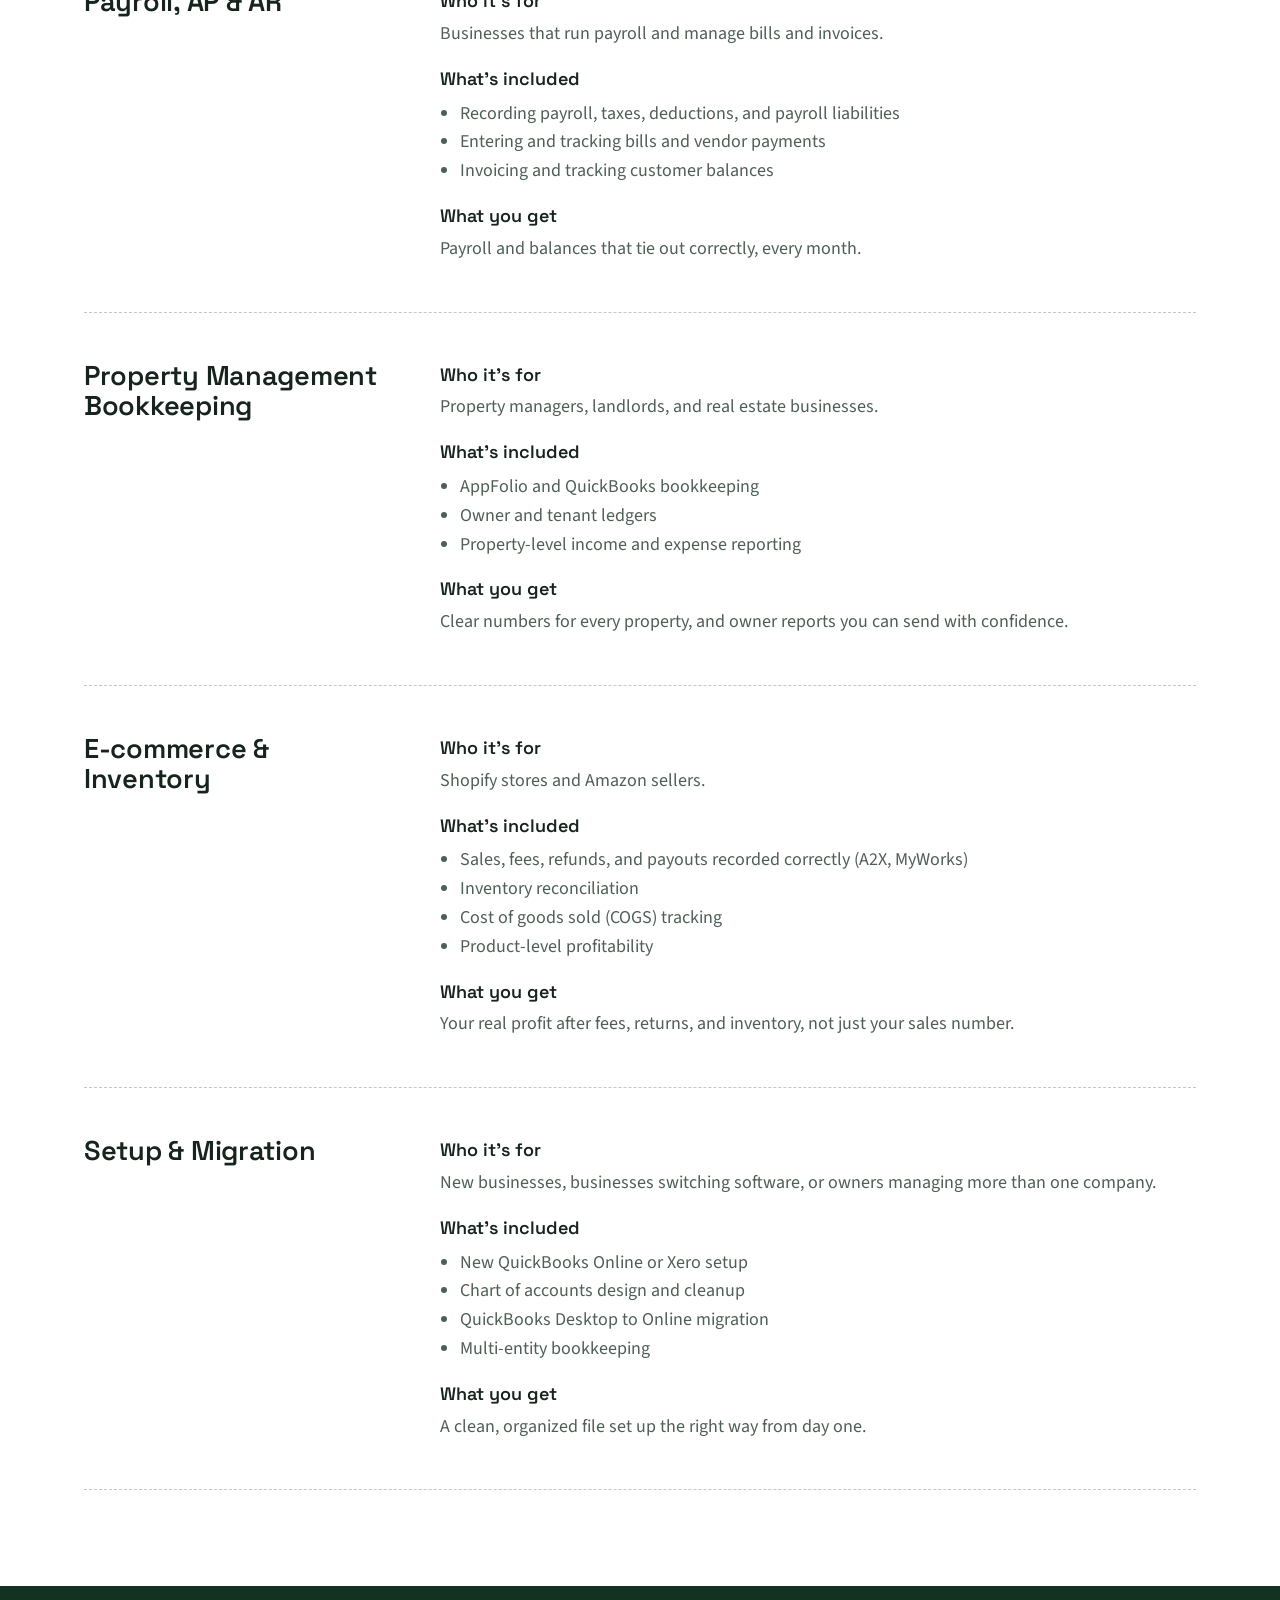
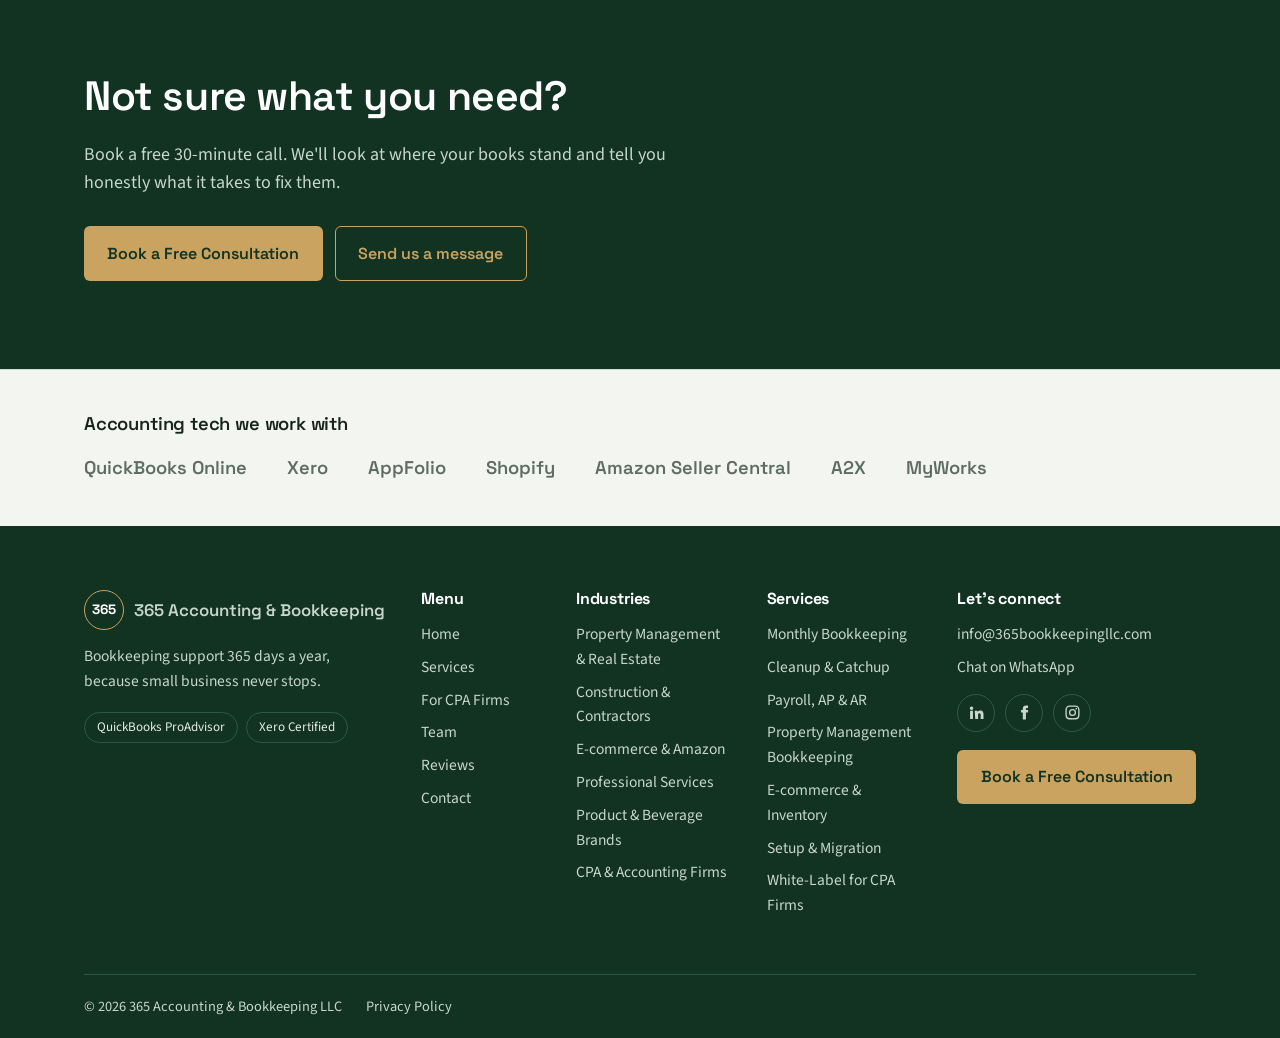
<file: services.html>
<!DOCTYPE html>
<html lang="en">
<head>
<meta charset="utf-8">
<meta name="viewport" content="width=device-width, initial-scale=1">
<title>Bookkeeping Services: Monthly, Cleanup & Catchup | 365 Bookkeeping</title>
<meta name="description" content="Monthly bookkeeping, cleanup and catchup, payroll, property management and e-commerce bookkeeping in QuickBooks Online and Xero.">
<meta property="og:title" content="Bookkeeping Services: Monthly, Cleanup & Catchup | 365 Bookkeeping">
<meta property="og:description" content="Monthly bookkeeping, cleanup and catchup, payroll, property management and e-commerce bookkeeping in QuickBooks Online and Xero.">
<meta property="og:type" content="website">
<meta name="theme-color" content="#1B4332">
<link rel="icon" href="favicon.svg" type="image/svg+xml">
<link rel="preconnect" href="https://fonts.googleapis.com">
<link rel="preconnect" href="https://fonts.gstatic.com" crossorigin>
<link href="https://fonts.googleapis.com/css2?family=Space+Grotesk:wght@400;500;600;700&family=Source+Sans+3:wght@400;600&display=swap" rel="stylesheet">
<link rel="stylesheet" href="assets/css/style.css">
</head>
<body>
<a class="skip" href="#main">Skip to content</a>
<header class="site-header">
  <div class="wrap">
    <a class="brand" href="index.html"><span class="brand-mark">365</span><span class="bn-full">365 Accounting &amp; Bookkeeping <small>LLC</small></span><span class="bn-short">365 Bookkeeping</span></a>
    <button class="menu-toggle" aria-expanded="false" aria-controls="nav">Menu</button>
    <nav class="nav" id="nav" aria-label="Main"><a href="index.html">Home</a><a href="services.html" aria-current=page>Services</a><a href="industries.html">Industries</a><a href="cpa-firms.html">For CPA Firms</a><a href="team.html">Team</a><a href="reviews.html">Reviews</a><a href="contact.html">Contact</a><a class="btn btn-primary" href="https://calendly.com/zohaib-365bookkeepingllc/30min" target="_blank" rel="noopener">Book a Free Consultation</a></nav>
  </div>
</header>
<main id="main">

<section class="page-hero"><div class="wrap">
  <span class="kicker">Services</span>
  <h1>Everything your books need, handled by certified bookkeepers.</h1>
  <p>Pick one service or hand us the whole job. Either way, your books are reconciled, organized, and ready for tax time.</p>
  <div class="btn-row"><a class="btn btn-primary" href="https://calendly.com/zohaib-365bookkeepingllc/30min" target="_blank" rel="noopener">Book a Free Consultation</a></div>
</div></section>
<section class="sec"><div class="wrap">
<article class="svc" id="monthly"><h2>Monthly Bookkeeping</h2><dl>
<dt>Who it's for</dt><dd>Businesses that want their books done right every month without thinking about it.</dd><dt>What's included</dt><dd><ul><li>Transaction categorization in QuickBooks Online or Xero</li><li>Bank and credit card reconciliations, to the cent</li><li>Accounts payable and receivable tracking</li><li>Month-end close</li></ul></dd><dt>What you get</dt><dd>A Profit &amp; Loss statement and Balance Sheet every month, and books that are always ready for your CPA.</dd></dl></article>
<article class="svc" id="cleanup"><h2>Cleanup &amp; Catchup</h2><dl>
<dt>Who it's for</dt><dd>Businesses whose books are messy, wrong, or months (or years) behind.</dd><dt>What's included</dt><dd><ul><li>Review of your current file and a written list of issues</li><li>Fixing miscategorized transactions and duplicate entries</li><li>Rebuilding broken reconciliations and opening balances</li><li>Catching up every missing month</li></ul></dd><dt>What you get</dt><dd>Accurate, current books and a short summary of what we fixed, so you can file taxes with confidence.</dd></dl></article>
<article class="svc" id="payroll"><h2>Payroll, AP &amp; AR</h2><dl>
<dt>Who it's for</dt><dd>Businesses that run payroll and manage bills and invoices.</dd><dt>What's included</dt><dd><ul><li>Recording payroll, taxes, deductions, and payroll liabilities</li><li>Entering and tracking bills and vendor payments</li><li>Invoicing and tracking customer balances</li></ul></dd><dt>What you get</dt><dd>Payroll and balances that tie out correctly, every month.</dd></dl></article>
<article class="svc" id="property"><h2>Property Management Bookkeeping</h2><dl>
<dt>Who it's for</dt><dd>Property managers, landlords, and real estate businesses.</dd><dt>What's included</dt><dd><ul><li>AppFolio and QuickBooks bookkeeping</li><li>Owner and tenant ledgers</li><li>Property-level income and expense reporting</li></ul></dd><dt>What you get</dt><dd>Clear numbers for every property, and owner reports you can send with confidence.</dd></dl></article>
<article class="svc" id="ecommerce"><h2>E-commerce &amp; Inventory</h2><dl>
<dt>Who it's for</dt><dd>Shopify stores and Amazon sellers.</dd><dt>What's included</dt><dd><ul><li>Sales, fees, refunds, and payouts recorded correctly (A2X, MyWorks)</li><li>Inventory reconciliation</li><li>Cost of goods sold (COGS) tracking</li><li>Product-level profitability</li></ul></dd><dt>What you get</dt><dd>Your real profit after fees, returns, and inventory, not just your sales number.</dd></dl></article>
<article class="svc" id="setup"><h2>Setup &amp; Migration</h2><dl>
<dt>Who it's for</dt><dd>New businesses, businesses switching software, or owners managing more than one company.</dd><dt>What's included</dt><dd><ul><li>New QuickBooks Online or Xero setup</li><li>Chart of accounts design and cleanup</li><li>QuickBooks Desktop to Online migration</li><li>Multi-entity bookkeeping</li></ul></dd><dt>What you get</dt><dd>A clean, organized file set up the right way from day one.</dd></dl></article>
</div></section>
<section class="cta-band"><div class="wrap">
  <h2>Not sure what you need?</h2><p>Book a free 30-minute call. We'll look at where your books stand and tell you honestly what it takes to fix them.</p>
  <div class="btn-row"><a class="btn btn-primary" href="https://calendly.com/zohaib-365bookkeepingllc/30min" target="_blank" rel="noopener">Book a Free Consultation</a><a class="btn btn-ghost" href="contact.html">Send us a message</a></div>
</div></section>
</main>
<section class="tech" aria-labelledby="tech-h">
  <div class="wrap">
    <h2 id="tech-h">Accounting tech we work with</h2>
    <!-- Logo lagana ho to <li>QuickBooks Online</li> ki jagah: <li><img src="assets/img/logos/quickbooks.svg" alt="QuickBooks Online"></li> -->
    <ul>
      <li>QuickBooks Online</li><li>Xero</li><li>AppFolio</li><li>Shopify</li><li>Amazon Seller Central</li><li>A2X</li><li>MyWorks</li>
    </ul>
  </div>
</section>
<footer class="site-footer">
  <div class="wrap">
    <div class="foot-grid">
      <div>
        <a class="brand" href="index.html"><span class="brand-mark">365</span><span>365 Accounting &amp; Bookkeeping</span></a>
        <p class="foot-tag">Bookkeeping support 365 days a year, because small business never stops.</p>
        <div class="foot-badges"><span>QuickBooks ProAdvisor</span><span>Xero Certified</span></div>
      </div>
      <div>
        <h4>Menu</h4>
        <ul><li><a href="index.html">Home</a></li><li><a href="services.html">Services</a></li><li><a href="cpa-firms.html">For CPA Firms</a></li><li><a href="team.html">Team</a></li><li><a href="reviews.html">Reviews</a></li><li><a href="contact.html">Contact</a></li></ul>
      </div>
      <div>
        <h4>Industries</h4>
        <ul><li><a href="industries.html#property">Property Management &amp; Real Estate</a></li><li><a href="industries.html#construction">Construction &amp; Contractors</a></li><li><a href="industries.html#ecommerce">E-commerce &amp; Amazon</a></li><li><a href="industries.html#professional">Professional Services</a></li><li><a href="industries.html#product">Product &amp; Beverage Brands</a></li><li><a href="cpa-firms.html">CPA &amp; Accounting Firms</a></li></ul>
      </div>
      <div>
        <h4>Services</h4>
        <ul><li><a href="services.html#monthly">Monthly Bookkeeping</a></li><li><a href="services.html#cleanup">Cleanup &amp; Catchup</a></li><li><a href="services.html#payroll">Payroll, AP &amp; AR</a></li><li><a href="services.html#property">Property Management Bookkeeping</a></li><li><a href="services.html#ecommerce">E-commerce &amp; Inventory</a></li><li><a href="services.html#setup">Setup &amp; Migration</a></li><li><a href="cpa-firms.html">White-Label for CPA Firms</a></li></ul>
      </div>
      <div>
        <h4>Let's connect</h4>
        <ul>
          <li><a href="mailto:info@365bookkeepingllc.com">info@365bookkeepingllc.com</a></li>
          <!-- US phone mil jaye to yeh line lagao: <li><a href="tel:+1XXXXXXXXXX">+1 (XXX) XXX-XXXX</a></li> -->
          <li><a href="https://wa.me/message/GTGZJEUTS573I1" target="_blank" rel="noopener">Chat on WhatsApp</a></li>
        </ul>
        <div class="social">
          <a href="https://www.linkedin.com/company/365-accounting-bookkeeping-llc" target="_blank" rel="noopener" aria-label="LinkedIn"><svg viewBox="0 0 24 24"><path d="M4.98 3.5A2.5 2.5 0 1 1 5 8.5a2.5 2.5 0 0 1-.02-5zM3 9.5h4V21H3zM9.5 9.5h3.8v1.6h.05c.53-1 1.83-2.05 3.77-2.05 4.03 0 4.78 2.65 4.78 6.1V21h-4v-5.1c0-1.22-.02-2.78-1.7-2.78-1.7 0-1.96 1.33-1.96 2.7V21h-4z"/></svg></a>
          <a href="https://www.facebook.com/people/365-Accounting-Bookkeeping-LLC/61594848797727/" target="_blank" rel="noopener" aria-label="Facebook"><svg viewBox="0 0 24 24"><path d="M14 8.5V6.8c0-.8.5-1.3 1.4-1.3H17V2.2C16.6 2.1 15.4 2 14.1 2 11.3 2 9.6 3.7 9.6 6.6v1.9H7v3.6h2.6V22H14v-9.9h2.9l.4-3.6z"/></svg></a>
          <a href="https://www.instagram.com/365bookkeeping/" target="_blank" rel="noopener" aria-label="Instagram"><svg viewBox="0 0 24 24"><path d="M12 7a5 5 0 1 0 0 10 5 5 0 0 0 0-10zm0 8.2A3.2 3.2 0 1 1 12 8.8a3.2 3.2 0 0 1 0 6.4zM17.3 5.5a1.2 1.2 0 1 0 0 2.4 1.2 1.2 0 0 0 0-2.4zM12 2c-2.7 0-3 0-4.1.1C4.3 2.3 2.3 4.3 2.1 7.9 2 9 2 9.3 2 12s0 3 .1 4.1c.2 3.6 2.2 5.6 5.8 5.8 1.1.1 1.4.1 4.1.1s3 0 4.1-.1c3.6-.2 5.6-2.2 5.8-5.8.1-1.1.1-1.4.1-4.1s0-3-.1-4.1c-.2-3.6-2.2-5.6-5.8-5.8C15 2 14.7 2 12 2zm0 1.8c2.7 0 3 0 4 .1 2.6.1 3.9 1.4 4 4 .1 1 .1 1.3.1 4s0 3-.1 4c-.1 2.6-1.4 3.9-4 4-1 .1-1.3.1-4 .1s-3 0-4-.1c-2.6-.1-3.9-1.4-4-4C3.9 15 3.9 14.7 3.9 12s0-3 .1-4c.1-2.6 1.4-3.9 4-4 1-.1 1.3-.1 4-.1z"/></svg></a>
        </div>
        <a class="btn btn-primary" href="https://calendly.com/zohaib-365bookkeepingllc/30min" target="_blank" rel="noopener">Book a Free Consultation</a>
      </div>
    </div>
    <div class="foot-bottom">
      <span>&copy; <span data-year>2026</span> 365 Accounting &amp; Bookkeeping LLC</span>
      <a href="privacy-policy.html">Privacy Policy</a>
    </div>
  </div>
</footer>
<script src="assets/js/testimonials.js"></script>
<script src="assets/js/main.js"></script>
</body>
</html>
</file>
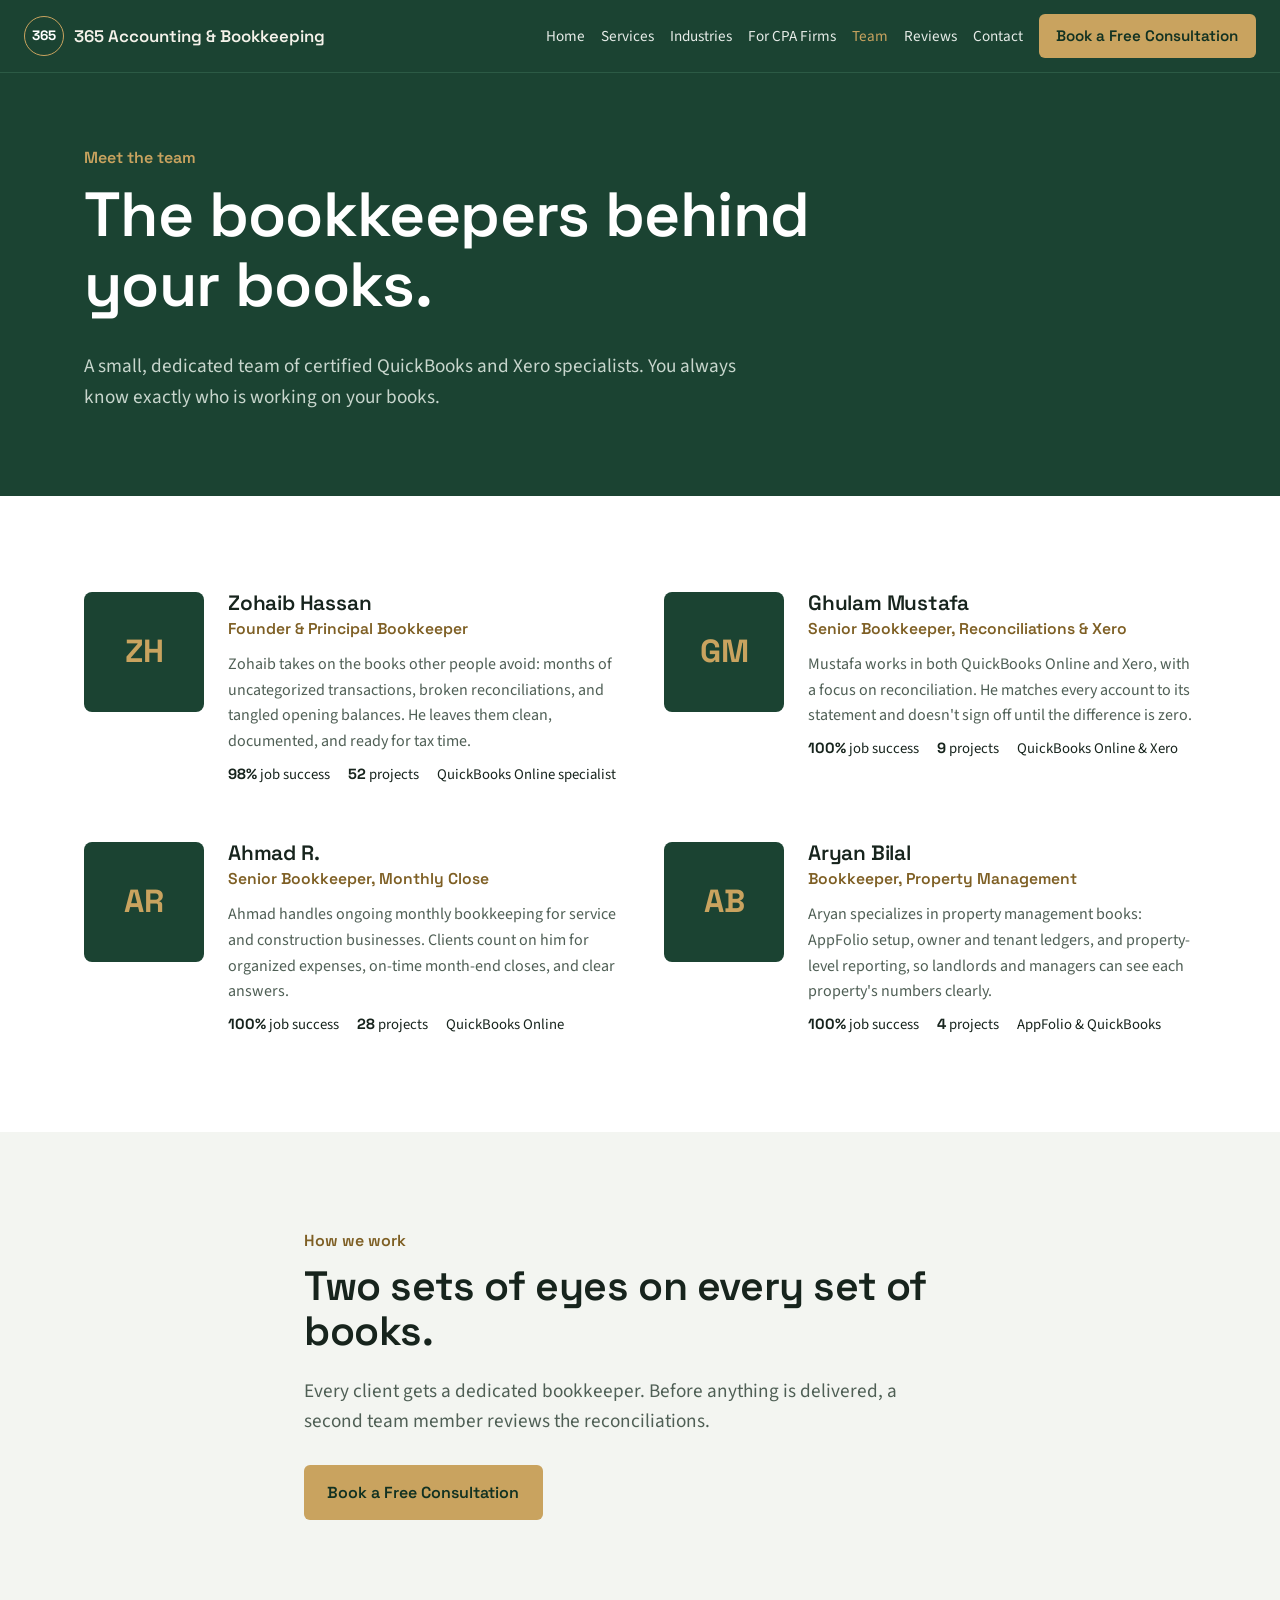
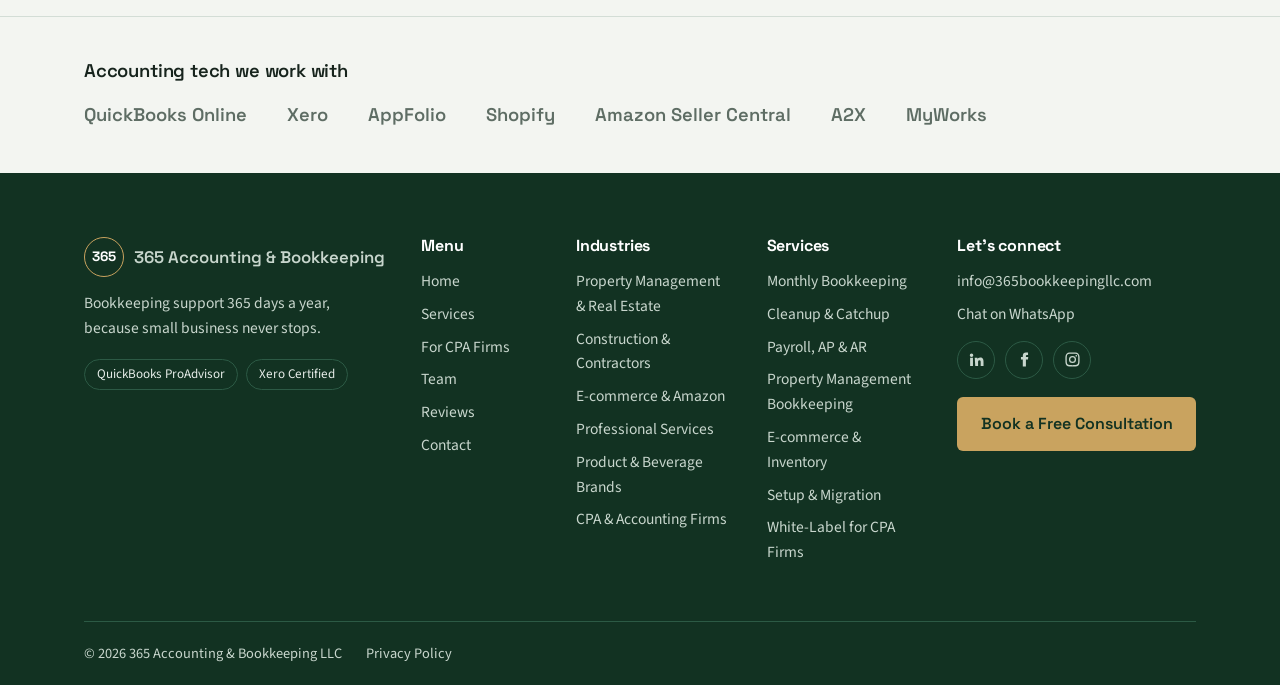
<file: team.html>
<!DOCTYPE html>
<html lang="en">
<head>
<meta charset="utf-8">
<meta name="viewport" content="width=device-width, initial-scale=1">
<title>Our Team | 365 Bookkeeping</title>
<meta name="description" content="Meet the certified QuickBooks and Xero bookkeepers behind your books.">
<meta property="og:title" content="Our Team | 365 Bookkeeping">
<meta property="og:description" content="Meet the certified QuickBooks and Xero bookkeepers behind your books.">
<meta property="og:type" content="website">
<meta name="theme-color" content="#1B4332">
<link rel="icon" href="favicon.svg" type="image/svg+xml">
<link rel="preconnect" href="https://fonts.googleapis.com">
<link rel="preconnect" href="https://fonts.gstatic.com" crossorigin>
<link href="https://fonts.googleapis.com/css2?family=Space+Grotesk:wght@400;500;600;700&family=Source+Sans+3:wght@400;600&display=swap" rel="stylesheet">
<link rel="stylesheet" href="assets/css/style.css">
</head>
<body>
<a class="skip" href="#main">Skip to content</a>
<header class="site-header">
  <div class="wrap">
    <a class="brand" href="index.html"><span class="brand-mark">365</span><span class="bn-full">365 Accounting &amp; Bookkeeping <small>LLC</small></span><span class="bn-short">365 Bookkeeping</span></a>
    <button class="menu-toggle" aria-expanded="false" aria-controls="nav">Menu</button>
    <nav class="nav" id="nav" aria-label="Main"><a href="index.html">Home</a><a href="services.html">Services</a><a href="industries.html">Industries</a><a href="cpa-firms.html">For CPA Firms</a><a href="team.html" aria-current=page>Team</a><a href="reviews.html">Reviews</a><a href="contact.html">Contact</a><a class="btn btn-primary" href="https://calendly.com/zohaib-365bookkeepingllc/30min" target="_blank" rel="noopener">Book a Free Consultation</a></nav>
  </div>
</header>
<main id="main">

<section class="page-hero"><div class="wrap">
  <span class="kicker">Meet the team</span>
  <h1>The bookkeepers behind your books.</h1>
  <p>A small, dedicated team of certified QuickBooks and Xero specialists. You always know exactly who is working on your books.</p>
</div></section>
<section class="sec"><div class="wrap team">
<article class="member">
  <!-- Photo lagani ho: assets/img/team/zohaib.jpg mein photo daalo aur neeche wali <div class="avatar"> line ki jagah yeh likho:
       <img class="avatar" src="assets/img/team/zohaib.jpg" alt="Zohaib Hassan"> -->
  <div class="avatar" aria-hidden="true">ZH</div>
  <div><h3>Zohaib Hassan</h3><div class="role">Founder &amp; Principal Bookkeeper</div><p>Zohaib takes on the books other people avoid: months of uncategorized transactions, broken reconciliations, and tangled opening balances. He leaves them clean, documented, and ready for tax time.</p>
  <div class="meta"><span><b>98%</b> job success</span><span><b>52</b> projects</span><span>QuickBooks Online specialist</span></div></div>
</article>
<article class="member">
  <!-- Photo lagani ho: assets/img/team/mustafa.jpg mein photo daalo aur neeche wali <div class="avatar"> line ki jagah yeh likho:
       <img class="avatar" src="assets/img/team/mustafa.jpg" alt="Ghulam Mustafa"> -->
  <div class="avatar" aria-hidden="true">GM</div>
  <div><h3>Ghulam Mustafa</h3><div class="role">Senior Bookkeeper, Reconciliations &amp; Xero</div><p>Mustafa works in both QuickBooks Online and Xero, with a focus on reconciliation. He matches every account to its statement and doesn't sign off until the difference is zero.</p>
  <div class="meta"><span><b>100%</b> job success</span><span><b>9</b> projects</span><span>QuickBooks Online &amp; Xero</span></div></div>
</article>
<article class="member">
  <!-- Photo lagani ho: assets/img/team/ahmad.jpg mein photo daalo aur neeche wali <div class="avatar"> line ki jagah yeh likho:
       <img class="avatar" src="assets/img/team/ahmad.jpg" alt="Ahmad R."> -->
  <div class="avatar" aria-hidden="true">AR</div>
  <div><h3>Ahmad R.</h3><div class="role">Senior Bookkeeper, Monthly Close</div><p>Ahmad handles ongoing monthly bookkeeping for service and construction businesses. Clients count on him for organized expenses, on-time month-end closes, and clear answers.</p>
  <div class="meta"><span><b>100%</b> job success</span><span><b>28</b> projects</span><span>QuickBooks Online</span></div></div>
</article>
<article class="member">
  <!-- Photo lagani ho: assets/img/team/aryan.jpg mein photo daalo aur neeche wali <div class="avatar"> line ki jagah yeh likho:
       <img class="avatar" src="assets/img/team/aryan.jpg" alt="Aryan Bilal"> -->
  <div class="avatar" aria-hidden="true">AB</div>
  <div><h3>Aryan Bilal</h3><div class="role">Bookkeeper, Property Management</div><p>Aryan specializes in property management books: AppFolio setup, owner and tenant ledgers, and property-level reporting, so landlords and managers can see each property's numbers clearly.</p>
  <div class="meta"><span><b>100%</b> job success</span><span><b>4</b> projects</span><span>AppFolio &amp; QuickBooks</span></div></div>
</article>
</div></section>
<section class="sec sec-paper"><div class="wrap narrow">
  <span class="kicker">How we work</span>
  <h2>Two sets of eyes on every set of books.</h2>
  <p class="lead">Every client gets a dedicated bookkeeper. Before anything is delivered, a second team member reviews the reconciliations.</p>
  <div class="btn-row"><a class="btn btn-primary" href="https://calendly.com/zohaib-365bookkeepingllc/30min" target="_blank" rel="noopener">Book a Free Consultation</a></div>
</div></section>

</main>
<section class="tech" aria-labelledby="tech-h">
  <div class="wrap">
    <h2 id="tech-h">Accounting tech we work with</h2>
    <!-- Logo lagana ho to <li>QuickBooks Online</li> ki jagah: <li><img src="assets/img/logos/quickbooks.svg" alt="QuickBooks Online"></li> -->
    <ul>
      <li>QuickBooks Online</li><li>Xero</li><li>AppFolio</li><li>Shopify</li><li>Amazon Seller Central</li><li>A2X</li><li>MyWorks</li>
    </ul>
  </div>
</section>
<footer class="site-footer">
  <div class="wrap">
    <div class="foot-grid">
      <div>
        <a class="brand" href="index.html"><span class="brand-mark">365</span><span>365 Accounting &amp; Bookkeeping</span></a>
        <p class="foot-tag">Bookkeeping support 365 days a year, because small business never stops.</p>
        <div class="foot-badges"><span>QuickBooks ProAdvisor</span><span>Xero Certified</span></div>
      </div>
      <div>
        <h4>Menu</h4>
        <ul><li><a href="index.html">Home</a></li><li><a href="services.html">Services</a></li><li><a href="cpa-firms.html">For CPA Firms</a></li><li><a href="team.html">Team</a></li><li><a href="reviews.html">Reviews</a></li><li><a href="contact.html">Contact</a></li></ul>
      </div>
      <div>
        <h4>Industries</h4>
        <ul><li><a href="industries.html#property">Property Management &amp; Real Estate</a></li><li><a href="industries.html#construction">Construction &amp; Contractors</a></li><li><a href="industries.html#ecommerce">E-commerce &amp; Amazon</a></li><li><a href="industries.html#professional">Professional Services</a></li><li><a href="industries.html#product">Product &amp; Beverage Brands</a></li><li><a href="cpa-firms.html">CPA &amp; Accounting Firms</a></li></ul>
      </div>
      <div>
        <h4>Services</h4>
        <ul><li><a href="services.html#monthly">Monthly Bookkeeping</a></li><li><a href="services.html#cleanup">Cleanup &amp; Catchup</a></li><li><a href="services.html#payroll">Payroll, AP &amp; AR</a></li><li><a href="services.html#property">Property Management Bookkeeping</a></li><li><a href="services.html#ecommerce">E-commerce &amp; Inventory</a></li><li><a href="services.html#setup">Setup &amp; Migration</a></li><li><a href="cpa-firms.html">White-Label for CPA Firms</a></li></ul>
      </div>
      <div>
        <h4>Let's connect</h4>
        <ul>
          <li><a href="mailto:info@365bookkeepingllc.com">info@365bookkeepingllc.com</a></li>
          <!-- US phone mil jaye to yeh line lagao: <li><a href="tel:+1XXXXXXXXXX">+1 (XXX) XXX-XXXX</a></li> -->
          <li><a href="https://wa.me/message/GTGZJEUTS573I1" target="_blank" rel="noopener">Chat on WhatsApp</a></li>
        </ul>
        <div class="social">
          <a href="https://www.linkedin.com/company/365-accounting-bookkeeping-llc" target="_blank" rel="noopener" aria-label="LinkedIn"><svg viewBox="0 0 24 24"><path d="M4.98 3.5A2.5 2.5 0 1 1 5 8.5a2.5 2.5 0 0 1-.02-5zM3 9.5h4V21H3zM9.5 9.5h3.8v1.6h.05c.53-1 1.83-2.05 3.77-2.05 4.03 0 4.78 2.65 4.78 6.1V21h-4v-5.1c0-1.22-.02-2.78-1.7-2.78-1.7 0-1.96 1.33-1.96 2.7V21h-4z"/></svg></a>
          <a href="https://www.facebook.com/people/365-Accounting-Bookkeeping-LLC/61594848797727/" target="_blank" rel="noopener" aria-label="Facebook"><svg viewBox="0 0 24 24"><path d="M14 8.5V6.8c0-.8.5-1.3 1.4-1.3H17V2.2C16.6 2.1 15.4 2 14.1 2 11.3 2 9.6 3.7 9.6 6.6v1.9H7v3.6h2.6V22H14v-9.9h2.9l.4-3.6z"/></svg></a>
          <a href="https://www.instagram.com/365bookkeeping/" target="_blank" rel="noopener" aria-label="Instagram"><svg viewBox="0 0 24 24"><path d="M12 7a5 5 0 1 0 0 10 5 5 0 0 0 0-10zm0 8.2A3.2 3.2 0 1 1 12 8.8a3.2 3.2 0 0 1 0 6.4zM17.3 5.5a1.2 1.2 0 1 0 0 2.4 1.2 1.2 0 0 0 0-2.4zM12 2c-2.7 0-3 0-4.1.1C4.3 2.3 2.3 4.3 2.1 7.9 2 9 2 9.3 2 12s0 3 .1 4.1c.2 3.6 2.2 5.6 5.8 5.8 1.1.1 1.4.1 4.1.1s3 0 4.1-.1c3.6-.2 5.6-2.2 5.8-5.8.1-1.1.1-1.4.1-4.1s0-3-.1-4.1c-.2-3.6-2.2-5.6-5.8-5.8C15 2 14.7 2 12 2zm0 1.8c2.7 0 3 0 4 .1 2.6.1 3.9 1.4 4 4 .1 1 .1 1.3.1 4s0 3-.1 4c-.1 2.6-1.4 3.9-4 4-1 .1-1.3.1-4 .1s-3 0-4-.1c-2.6-.1-3.9-1.4-4-4C3.9 15 3.9 14.7 3.9 12s0-3 .1-4c.1-2.6 1.4-3.9 4-4 1-.1 1.3-.1 4-.1z"/></svg></a>
        </div>
        <a class="btn btn-primary" href="https://calendly.com/zohaib-365bookkeepingllc/30min" target="_blank" rel="noopener">Book a Free Consultation</a>
      </div>
    </div>
    <div class="foot-bottom">
      <span>&copy; <span data-year>2026</span> 365 Accounting &amp; Bookkeeping LLC</span>
      <a href="privacy-policy.html">Privacy Policy</a>
    </div>
  </div>
</footer>
<script src="assets/js/testimonials.js"></script>
<script src="assets/js/main.js"></script>
</body>
</html>
</file>
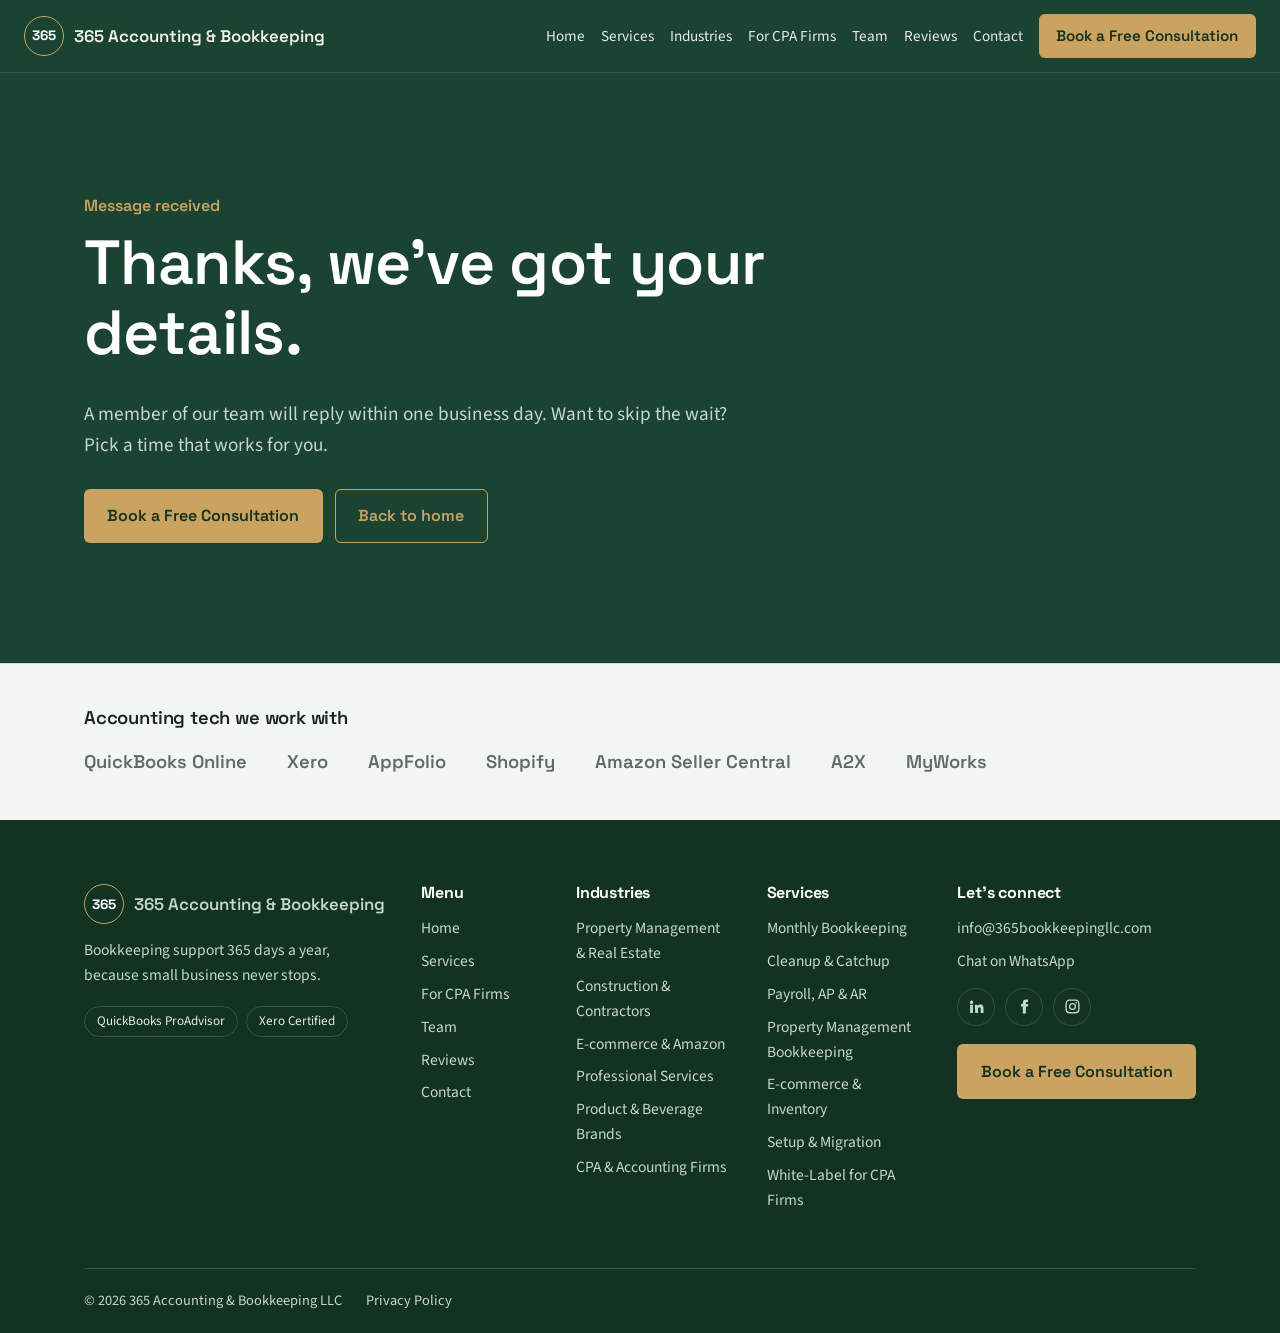
<file: thank-you.html>
<!DOCTYPE html>
<html lang="en">
<head>
<meta charset="utf-8">
<meta name="viewport" content="width=device-width, initial-scale=1">
<title>Thank You | 365 Bookkeeping</title>
<meta name="description" content="Thanks for contacting 365 Accounting & Bookkeeping LLC.">
<meta property="og:title" content="Thank You | 365 Bookkeeping">
<meta property="og:description" content="Thanks for contacting 365 Accounting & Bookkeeping LLC.">
<meta property="og:type" content="website">
<meta name="theme-color" content="#1B4332">
<link rel="icon" href="favicon.svg" type="image/svg+xml">
<link rel="preconnect" href="https://fonts.googleapis.com">
<link rel="preconnect" href="https://fonts.gstatic.com" crossorigin>
<link href="https://fonts.googleapis.com/css2?family=Space+Grotesk:wght@400;500;600;700&family=Source+Sans+3:wght@400;600&display=swap" rel="stylesheet">
<link rel="stylesheet" href="assets/css/style.css">
</head>
<body>
<a class="skip" href="#main">Skip to content</a>
<header class="site-header">
  <div class="wrap">
    <a class="brand" href="index.html"><span class="brand-mark">365</span><span class="bn-full">365 Accounting &amp; Bookkeeping <small>LLC</small></span><span class="bn-short">365 Bookkeeping</span></a>
    <button class="menu-toggle" aria-expanded="false" aria-controls="nav">Menu</button>
    <nav class="nav" id="nav" aria-label="Main"><a href="index.html">Home</a><a href="services.html">Services</a><a href="industries.html">Industries</a><a href="cpa-firms.html">For CPA Firms</a><a href="team.html">Team</a><a href="reviews.html">Reviews</a><a href="contact.html">Contact</a><a class="btn btn-primary" href="https://calendly.com/zohaib-365bookkeepingllc/30min" target="_blank" rel="noopener">Book a Free Consultation</a></nav>
  </div>
</header>
<main id="main">

<section class="page-hero" style="padding:120px 0"><div class="wrap">
  <span class="kicker">Message received</span>
  <h1>Thanks, we've got your details.</h1>
  <p>A member of our team will reply within one business day. Want to skip the wait? Pick a time that works for you.</p>
  <div class="btn-row"><a class="btn btn-primary" href="https://calendly.com/zohaib-365bookkeepingllc/30min" target="_blank" rel="noopener">Book a Free Consultation</a><a class="btn btn-ghost" href="index.html">Back to home</a></div>
</div></section>
</main>
<section class="tech" aria-labelledby="tech-h">
  <div class="wrap">
    <h2 id="tech-h">Accounting tech we work with</h2>
    <!-- Logo lagana ho to <li>QuickBooks Online</li> ki jagah: <li><img src="assets/img/logos/quickbooks.svg" alt="QuickBooks Online"></li> -->
    <ul>
      <li>QuickBooks Online</li><li>Xero</li><li>AppFolio</li><li>Shopify</li><li>Amazon Seller Central</li><li>A2X</li><li>MyWorks</li>
    </ul>
  </div>
</section>
<footer class="site-footer">
  <div class="wrap">
    <div class="foot-grid">
      <div>
        <a class="brand" href="index.html"><span class="brand-mark">365</span><span>365 Accounting &amp; Bookkeeping</span></a>
        <p class="foot-tag">Bookkeeping support 365 days a year, because small business never stops.</p>
        <div class="foot-badges"><span>QuickBooks ProAdvisor</span><span>Xero Certified</span></div>
      </div>
      <div>
        <h4>Menu</h4>
        <ul><li><a href="index.html">Home</a></li><li><a href="services.html">Services</a></li><li><a href="cpa-firms.html">For CPA Firms</a></li><li><a href="team.html">Team</a></li><li><a href="reviews.html">Reviews</a></li><li><a href="contact.html">Contact</a></li></ul>
      </div>
      <div>
        <h4>Industries</h4>
        <ul><li><a href="industries.html#property">Property Management &amp; Real Estate</a></li><li><a href="industries.html#construction">Construction &amp; Contractors</a></li><li><a href="industries.html#ecommerce">E-commerce &amp; Amazon</a></li><li><a href="industries.html#professional">Professional Services</a></li><li><a href="industries.html#product">Product &amp; Beverage Brands</a></li><li><a href="cpa-firms.html">CPA &amp; Accounting Firms</a></li></ul>
      </div>
      <div>
        <h4>Services</h4>
        <ul><li><a href="services.html#monthly">Monthly Bookkeeping</a></li><li><a href="services.html#cleanup">Cleanup &amp; Catchup</a></li><li><a href="services.html#payroll">Payroll, AP &amp; AR</a></li><li><a href="services.html#property">Property Management Bookkeeping</a></li><li><a href="services.html#ecommerce">E-commerce &amp; Inventory</a></li><li><a href="services.html#setup">Setup &amp; Migration</a></li><li><a href="cpa-firms.html">White-Label for CPA Firms</a></li></ul>
      </div>
      <div>
        <h4>Let's connect</h4>
        <ul>
          <li><a href="mailto:info@365bookkeepingllc.com">info@365bookkeepingllc.com</a></li>
          <!-- US phone mil jaye to yeh line lagao: <li><a href="tel:+1XXXXXXXXXX">+1 (XXX) XXX-XXXX</a></li> -->
          <li><a href="https://wa.me/message/GTGZJEUTS573I1" target="_blank" rel="noopener">Chat on WhatsApp</a></li>
        </ul>
        <div class="social">
          <a href="https://www.linkedin.com/company/365-accounting-bookkeeping-llc" target="_blank" rel="noopener" aria-label="LinkedIn"><svg viewBox="0 0 24 24"><path d="M4.98 3.5A2.5 2.5 0 1 1 5 8.5a2.5 2.5 0 0 1-.02-5zM3 9.5h4V21H3zM9.5 9.5h3.8v1.6h.05c.53-1 1.83-2.05 3.77-2.05 4.03 0 4.78 2.65 4.78 6.1V21h-4v-5.1c0-1.22-.02-2.78-1.7-2.78-1.7 0-1.96 1.33-1.96 2.7V21h-4z"/></svg></a>
          <a href="https://www.facebook.com/people/365-Accounting-Bookkeeping-LLC/61594848797727/" target="_blank" rel="noopener" aria-label="Facebook"><svg viewBox="0 0 24 24"><path d="M14 8.5V6.8c0-.8.5-1.3 1.4-1.3H17V2.2C16.6 2.1 15.4 2 14.1 2 11.3 2 9.6 3.7 9.6 6.6v1.9H7v3.6h2.6V22H14v-9.9h2.9l.4-3.6z"/></svg></a>
          <a href="https://www.instagram.com/365bookkeeping/" target="_blank" rel="noopener" aria-label="Instagram"><svg viewBox="0 0 24 24"><path d="M12 7a5 5 0 1 0 0 10 5 5 0 0 0 0-10zm0 8.2A3.2 3.2 0 1 1 12 8.8a3.2 3.2 0 0 1 0 6.4zM17.3 5.5a1.2 1.2 0 1 0 0 2.4 1.2 1.2 0 0 0 0-2.4zM12 2c-2.7 0-3 0-4.1.1C4.3 2.3 2.3 4.3 2.1 7.9 2 9 2 9.3 2 12s0 3 .1 4.1c.2 3.6 2.2 5.6 5.8 5.8 1.1.1 1.4.1 4.1.1s3 0 4.1-.1c3.6-.2 5.6-2.2 5.8-5.8.1-1.1.1-1.4.1-4.1s0-3-.1-4.1c-.2-3.6-2.2-5.6-5.8-5.8C15 2 14.7 2 12 2zm0 1.8c2.7 0 3 0 4 .1 2.6.1 3.9 1.4 4 4 .1 1 .1 1.3.1 4s0 3-.1 4c-.1 2.6-1.4 3.9-4 4-1 .1-1.3.1-4 .1s-3 0-4-.1c-2.6-.1-3.9-1.4-4-4C3.9 15 3.9 14.7 3.9 12s0-3 .1-4c.1-2.6 1.4-3.9 4-4 1-.1 1.3-.1 4-.1z"/></svg></a>
        </div>
        <a class="btn btn-primary" href="https://calendly.com/zohaib-365bookkeepingllc/30min" target="_blank" rel="noopener">Book a Free Consultation</a>
      </div>
    </div>
    <div class="foot-bottom">
      <span>&copy; <span data-year>2026</span> 365 Accounting &amp; Bookkeeping LLC</span>
      <a href="privacy-policy.html">Privacy Policy</a>
    </div>
  </div>
</footer>
<script src="assets/js/testimonials.js"></script>
<script src="assets/js/main.js"></script>
</body>
</html>
</file>
<file: assets/css/style.css>
/* 365 Accounting & Bookkeeping LLC — site styles */
:root{
  --forest:#1B4332; --forest-deep:#123222; --forest-line:#2C5A45;
  --brass:#C9A35F; --brass-ink:#7E5F24;
  --paper:#F3F5F1; --white:#FFFFFF; --ink:#17241D; --muted:#4F5F55; --line:#D3DDD6;
  --radius:6px; --wrap:1160px;
  --head:"Space Grotesk",system-ui,-apple-system,"Segoe UI",Arial,sans-serif;
  --body:"Source Sans 3","Segoe UI",system-ui,-apple-system,Arial,sans-serif;
}
*{box-sizing:border-box}
html{scroll-behavior:smooth}
@media (prefers-reduced-motion:reduce){html{scroll-behavior:auto}*{animation:none!important;transition:none!important}}
body{margin:0;font-family:var(--body);font-size:18px;line-height:1.6;color:var(--ink);background:var(--white)}
img{max-width:100%;display:block}
a{color:inherit}
:focus-visible{outline:3px solid var(--brass);outline-offset:3px}
h1,h2,h3,h4{font-family:var(--head);line-height:1.12;margin:0 0 .5em;letter-spacing:-.01em}
h1{font-size:clamp(2.3rem,5vw,3.9rem);font-weight:600}
h2{font-size:clamp(1.8rem,3.2vw,2.6rem);font-weight:600}
h3{font-size:1.3rem;font-weight:600}
p{margin:0 0 1em}
.wrap{max-width:var(--wrap);margin:0 auto;padding:0 24px}
.narrow{max-width:720px}
.kicker{display:block;font-family:var(--head);font-weight:600;font-size:1rem;color:var(--brass-ink);margin-bottom:.6em}
.sec-dark .kicker,.hero .kicker,.cta-band .kicker,.page-hero .kicker{color:var(--brass)}
.lead{font-size:1.2rem;color:var(--muted);max-width:640px}
.sec-dark .lead{color:#C8D6CD}
.skip{position:absolute;left:-9999px}.skip:focus{left:16px;top:16px;background:#fff;padding:8px 12px;z-index:100}

.btn{display:inline-flex;align-items:center;gap:.5em;font-family:var(--head);font-weight:600;font-size:1rem;padding:.85em 1.4em;border-radius:var(--radius);text-decoration:none;border:1.5px solid transparent;cursor:pointer;transition:background .15s,color .15s}
.btn-primary{background:var(--brass);color:var(--forest-deep)}
.btn-primary:hover{background:#D9B776}
.btn-ghost{border-color:var(--brass);color:var(--brass);background:transparent}
.btn-ghost:hover{background:rgba(201,163,95,.12)}
.btn-dark{background:var(--forest);color:#fff}
.btn-dark:hover{background:var(--forest-deep)}
.btn-row{display:flex;flex-wrap:wrap;gap:12px;margin-top:28px}
.textlink{font-family:var(--head);font-weight:600;color:var(--forest);text-decoration:underline;text-underline-offset:4px;text-decoration-color:var(--brass)}

.site-header{position:sticky;top:0;z-index:50;background:var(--forest);border-bottom:1px solid var(--forest-line)}
.site-header .wrap{display:flex;align-items:center;justify-content:space-between;height:72px;gap:20px}
.brand{display:flex;align-items:center;gap:10px;text-decoration:none;color:#F5F2EA;font-family:var(--head);font-weight:600;font-size:1.05rem;white-space:nowrap}
.brand-mark{width:40px;height:40px;border-radius:50%;border:1.5px solid var(--brass);display:grid;place-items:center;font-size:.85rem;color:#fff;font-weight:700;flex:none}
.brand small{font-weight:400;opacity:.75;font-size:1em}
.nav{display:flex;align-items:center;gap:22px}
.nav a{color:#E6ECE8;text-decoration:none;font-size:.98rem}
.nav a:hover,.nav a[aria-current=page]{color:var(--brass)}
.nav .btn{padding:.6em 1.1em;color:var(--forest-deep)}
.nav .btn:hover{color:var(--forest-deep)}
.menu-toggle{display:none;background:none;border:1.5px solid var(--brass);color:var(--brass);border-radius:var(--radius);padding:8px 12px;font-family:var(--head);font-weight:600;cursor:pointer}
@media (max-width:1100px){
  .menu-toggle{display:block}
  .nav{display:none;position:absolute;top:72px;left:0;right:0;background:var(--forest);flex-direction:column;align-items:flex-start;padding:16px 24px 24px;gap:14px;border-bottom:1px solid var(--forest-line)}
  .nav.open{display:flex}
}
@media (max-width:520px){.brand small{display:none}}

.sec{padding:96px 0}
.sec-tight{padding:64px 0}
.sec-paper{background:var(--paper)}
.sec-dark{background:var(--forest);color:#EEF2EF}
.sec-dark h2,.sec-dark h3{color:#fff}
.sec-head{margin-bottom:44px;max-width:680px}
@media (max-width:700px){.sec{padding:64px 0}}

.hero{background:var(--forest);color:#F5F2EA;padding:88px 0 96px;overflow:hidden}
.hero .wrap{display:grid;grid-template-columns:1.15fr .85fr;gap:56px;align-items:center}
.hero h1{color:#fff}
.hero-sub{font-size:1.25rem;color:#E3EAE5;max-width:600px}
.hero-sub2{color:#B9C9BF;max-width:560px}
.trustline{margin-top:28px;font-size:.95rem;color:#B9C9BF;display:flex;flex-wrap:wrap;gap:6px 24px}
.trustline strong{color:#fff;font-family:var(--head)}
@media (max-width:900px){.hero .wrap{grid-template-columns:1fr}.hero{padding:56px 0 64px}}

.recon{background:var(--forest-deep);border:1px solid var(--forest-line);border-radius:10px;padding:28px;font-family:var(--head)}
.recon-title{color:var(--brass);font-weight:600;font-size:.95rem}
.recon-sub{color:#9FB3A7;font-size:.9rem;margin-bottom:18px}
.recon-row{display:flex;justify-content:space-between;gap:12px;padding:12px 0;border-bottom:1px dashed var(--forest-line);font-variant-numeric:tabular-nums;color:#D8E2DC;font-size:.98rem}
.recon-row b{color:#fff}
.recon-row.diff{border-bottom:0;font-size:1.1rem;font-weight:600;color:#fff}
.recon-row.diff b{color:#E8A88F;transition:color .3s}
.recon.done .recon-row.diff b{color:var(--brass)}
.recon-ok{margin-top:14px;background:#24503D;border-radius:var(--radius);padding:10px 14px;color:#fff;font-size:.92rem;opacity:0;transform:translateY(4px);transition:opacity .4s,transform .4s}
.recon.done .recon-ok{opacity:1;transform:none}

.badges{display:flex;flex-wrap:wrap;align-items:center;gap:16px 24px}
.badges-label{font-family:var(--head);font-weight:600;margin-right:8px}
.badge{display:flex;align-items:center;gap:12px;border:1px solid var(--line);background:#fff;border-radius:999px;padding:8px 20px 8px 8px;font-family:var(--head);font-weight:600;line-height:1.2}
.badge i{width:38px;height:38px;border-radius:50%;display:grid;place-items:center;font-style:normal;color:#fff;font-size:.8rem;flex:none}
.badge .qb{background:#2CA01C}.badge .xr{background:#13B5EA}
.badge small{display:block;font-weight:400;color:var(--muted);font-size:.82rem}
.badge-img{height:72px;width:auto}

.split{display:grid;grid-template-columns:1fr 1fr;border:1px solid var(--line);border-radius:10px;overflow:hidden}
.split > div{padding:44px}
.split p{color:var(--muted)}
.split .pane-dark{background:var(--forest);color:#E6ECE8}
.split .pane-dark p{color:#C8D6CD}
.split .pane-dark h3{color:#fff}
@media (max-width:800px){.split{grid-template-columns:1fr}.split > div{padding:32px}}

.ledger{border-top:2px solid var(--forest)}
.ledger-row{display:grid;grid-template-columns:minmax(200px,300px) 1fr auto;gap:8px 32px;align-items:baseline;padding:22px 0;border-bottom:1px dashed #BFCBC3;text-decoration:none;color:inherit}
.ledger-row h3{margin:0;font-size:1.2rem}
.ledger-row p{margin:0;color:var(--muted)}
.ledger-row .more{font-family:var(--head);font-weight:600;font-size:.95rem;color:var(--forest);white-space:nowrap}
a.ledger-row:hover h3,a.ledger-row:hover .more{color:var(--brass-ink)}
@media (max-width:760px){.ledger-row{grid-template-columns:1fr}}

.steps{display:grid;grid-template-columns:repeat(3,1fr);gap:40px}
.step{border-top:2px solid var(--brass);padding-top:20px}
.step-num{font-family:var(--head);font-weight:700;font-size:2.4rem;color:var(--brass-ink);line-height:1;margin-bottom:12px}
.sec-dark .step-num{color:var(--brass)}
.step p{color:var(--muted)}
.sec-dark .step p{color:#C8D6CD}
@media (max-width:800px){.steps{grid-template-columns:1fr;gap:28px}}

.t-home{display:grid;grid-template-columns:1.1fr .9fr;gap:48px;align-items:start}
.t-home.no-video{grid-template-columns:1fr}
.t-home.no-video [data-t="home-text"]{display:grid;grid-template-columns:repeat(3,1fr);gap:32px}
@media (max-width:900px){.t-home,.t-home.no-video [data-t="home-text"]{grid-template-columns:1fr}}
.quote{border-left:3px solid var(--brass);padding:4px 0 4px 22px;margin:0 0 28px}
.quote blockquote{margin:0 0 10px;font-size:1.08rem}
.quote cite{font-style:normal;font-size:.92rem;color:var(--muted);display:block}
.quote cite strong{color:var(--ink);font-family:var(--head)}
.t-grid{display:grid;grid-template-columns:repeat(3,1fr);gap:16px 40px}
@media (max-width:900px){.t-grid{grid-template-columns:1fr 1fr}}
@media (max-width:600px){.t-grid{grid-template-columns:1fr}}
.v-grid{display:grid;grid-template-columns:repeat(2,1fr);gap:40px}
@media (max-width:700px){.v-grid{grid-template-columns:1fr}}
.video{margin:0}
.video-frame{position:relative;aspect-ratio:16/9;background:var(--forest-deep);border-radius:8px;overflow:hidden}
.video-frame button{all:unset;cursor:pointer;position:absolute;inset:0;display:block}
.video-frame img{width:100%;height:100%;object-fit:cover}
.video-frame .play{position:absolute;left:50%;top:50%;transform:translate(-50%,-50%);width:72px;height:72px;border-radius:50%;background:var(--brass);display:grid;place-items:center}
.video-frame .play::after{content:"";border-left:20px solid var(--forest-deep);border-top:12px solid transparent;border-bottom:12px solid transparent;margin-left:6px}
.video-frame button:focus-visible{outline:3px solid var(--brass);outline-offset:-3px}
.video-frame iframe{position:absolute;inset:0;width:100%;height:100%;border:0}
.video figcaption{margin-top:14px;font-size:.95rem;color:var(--muted)}
.video figcaption strong{display:block;color:var(--ink);font-family:var(--head);font-size:1.05rem}
.video figcaption q{display:block;margin-top:6px;color:var(--ink)}

.stats{display:flex;flex-wrap:wrap;gap:24px 64px;margin-top:40px;padding-top:28px;border-top:1px solid var(--line)}
.stat b{display:block;font-family:var(--head);font-size:2.2rem;font-weight:700;color:var(--forest);line-height:1.1}
.stat span{color:var(--muted);font-size:.95rem}

.tech{background:var(--paper);border-top:1px solid var(--line);padding:44px 0}
.tech h2{font-size:1.15rem;margin-bottom:18px}
.tech ul{list-style:none;margin:0;padding:0;display:flex;flex-wrap:wrap;gap:12px 40px}
.tech li{font-family:var(--head);font-weight:600;font-size:1.15rem;color:#5E6D64}
.tech li img{height:30px;width:auto;filter:grayscale(1);opacity:.8}

.checks{display:grid;grid-template-columns:repeat(2,1fr);gap:28px 48px}
.checks div{padding-left:34px;position:relative}
.checks div::before{content:"";position:absolute;left:2px;top:5px;width:16px;height:8px;border-left:3px solid var(--brass);border-bottom:3px solid var(--brass);transform:rotate(-45deg)}
.checks h3{font-size:1.1rem;margin-bottom:4px}
.checks p{color:#C8D6CD;margin:0}
.sec-paper .checks p{color:var(--muted)}
@media (max-width:700px){.checks{grid-template-columns:1fr}}

.cta-band{background:var(--forest-deep);color:#EEF2EF;padding:88px 0}
.cta-band h2{color:#fff}
.cta-band p{color:#C8D6CD;max-width:620px}

.page-hero{background:var(--forest);color:#F5F2EA;padding:72px 0 64px}
.page-hero h1{color:#fff;max-width:840px}
.page-hero p{color:#C8D6CD;font-size:1.2rem;max-width:660px}

.svc{display:grid;grid-template-columns:300px 1fr;gap:20px 56px;padding:48px 0;border-bottom:1px dashed #BFCBC3;scroll-margin-top:96px}
.svc:first-child{padding-top:0}
.svc h2{font-size:1.7rem}
.svc dl{margin:0}
.svc dt{font-family:var(--head);font-weight:600;margin-top:16px}
.svc dt:first-child{margin-top:0}
.svc dd{margin:4px 0 0;color:var(--muted)}
.svc ul{margin:6px 0 0;padding-left:20px;color:var(--muted)}
.svc .quote{margin-top:20px}
@media (max-width:800px){.svc{grid-template-columns:1fr}}

.plain-list{list-style:none;padding:0;margin:0}
.plain-list li{padding:16px 0;border-bottom:1px dashed var(--line);font-size:1.1rem}
.sec-dark .plain-list li{border-color:var(--forest-line)}
.two-col{display:grid;grid-template-columns:1fr 1fr;gap:56px;align-items:start}
@media (max-width:800px){.two-col{grid-template-columns:1fr;gap:32px}}

.options{display:grid;grid-template-columns:repeat(3,1fr);border:1px solid var(--line);border-radius:10px;overflow:hidden;background:#fff}
.options > div{padding:32px;border-right:1px solid var(--line)}
.options > div:last-child{border-right:0}
.options p{color:var(--muted);margin:0}
@media (max-width:800px){.options{grid-template-columns:1fr}.options > div{border-right:0;border-bottom:1px solid var(--line)}}

.faq details{border-bottom:1px solid var(--line);padding:18px 0}
.faq summary{font-family:var(--head);font-weight:600;font-size:1.1rem;cursor:pointer;list-style:none;display:flex;justify-content:space-between;gap:16px}
.faq summary::-webkit-details-marker{display:none}
.faq summary::after{content:"+";color:var(--brass-ink);font-size:1.4rem;line-height:1}
.faq details[open] summary::after{content:"–"}
.faq details p{margin:10px 0 0;color:var(--muted)}

.team{display:grid;grid-template-columns:repeat(2,1fr);gap:56px 48px}
@media (max-width:800px){.team{grid-template-columns:1fr}}
.member{display:grid;grid-template-columns:120px 1fr;gap:24px;align-items:start}
.avatar{width:120px;height:120px;border-radius:8px;background:var(--forest);color:var(--brass);display:grid;place-items:center;font-family:var(--head);font-size:2rem;font-weight:700;object-fit:cover}
.member h3{margin-bottom:2px}
.member .role{color:var(--brass-ink);font-family:var(--head);font-weight:600;font-size:.98rem;margin-bottom:10px}
.member p{color:var(--muted);font-size:1rem;margin-bottom:8px}
.member .meta{display:flex;flex-wrap:wrap;gap:4px 18px;font-size:.92rem}
.member .meta b{font-family:var(--head)}
@media (max-width:480px){.member{grid-template-columns:1fr}}

.contact-grid{display:grid;grid-template-columns:.85fr 1.15fr;gap:56px;align-items:start}
@media (max-width:900px){.contact-grid{grid-template-columns:1fr}}
.contact-info dl{margin:0}
.contact-info dt{font-family:var(--head);font-weight:600;margin-top:18px}
.contact-info dd{margin:2px 0 0;color:var(--muted)}
.contact-info dd a{color:var(--forest)}
.form-card{background:#fff;border:1px solid var(--line);border-radius:10px;padding:36px}
.form-grid{display:grid;grid-template-columns:1fr 1fr;gap:20px}
.form-grid .full{grid-column:1/-1}
@media (max-width:600px){.form-grid{grid-template-columns:1fr}.form-card{padding:22px}}
label,.legend{display:block;font-family:var(--head);font-weight:600;font-size:.95rem;margin-bottom:6px}
.req{color:var(--brass-ink)}
input[type=text],input[type=email],input[type=tel],select,textarea{width:100%;font:inherit;font-size:1rem;padding:12px 14px;border:1px solid #AEBDB3;border-radius:var(--radius);background:#fff;color:var(--ink)}
textarea{min-height:120px;resize:vertical}
fieldset{border:0;padding:0;margin:0;min-width:0}
.choice-grid{display:grid;grid-template-columns:1fr 1fr;gap:10px}
@media (max-width:600px){.choice-grid{grid-template-columns:1fr}}
.choice{display:flex;gap:10px;align-items:flex-start;border:1px solid var(--line);border-radius:var(--radius);padding:10px 12px;font-family:var(--body);font-weight:400;font-size:.98rem;margin:0;cursor:pointer}
.choice input{margin-top:5px;accent-color:var(--forest)}
.radios{display:flex;flex-wrap:wrap;gap:10px}
.form-note{font-size:.92rem;color:var(--muted);margin-top:14px}
.hidden{display:none}

.prose h2{font-size:1.4rem;margin-top:1.6em}
.prose p,.prose li{color:#33433A}

.site-footer{background:var(--forest-deep);color:#C8D6CD;padding:64px 0 0;font-size:.97rem}
.foot-grid{display:grid;grid-template-columns:1.4fr 1fr 1.3fr 1.3fr 1.3fr;gap:36px}
@media (max-width:1000px){.foot-grid{grid-template-columns:1fr 1fr}}
@media (max-width:560px){.foot-grid{grid-template-columns:1fr}}
.site-footer h4{color:#fff;font-size:1rem;margin-bottom:14px}
.site-footer ul{list-style:none;margin:0;padding:0}
.site-footer li{margin-bottom:8px}
.site-footer a{color:#C8D6CD;text-decoration:none}
.site-footer a:hover{color:var(--brass)}
.site-footer .btn-primary{color:var(--forest-deep)}
.site-footer .btn-primary:hover{color:var(--forest-deep)}
.foot-tag{margin:14px 0 18px;max-width:260px}
.foot-badges{display:flex;gap:8px;flex-wrap:wrap}
.foot-badges span{border:1px solid var(--forest-line);border-radius:999px;padding:4px 12px;font-size:.82rem;color:#E6ECE8}
.social{display:flex;gap:10px;margin:14px 0 18px}
.social a{width:38px;height:38px;border:1px solid var(--forest-line);border-radius:50%;display:grid;place-items:center}
.social svg{width:17px;height:17px;fill:currentColor}
.foot-bottom{margin-top:48px;border-top:1px solid var(--forest-line);padding:20px 0;display:flex;flex-wrap:wrap;gap:8px 24px;font-size:.9rem}
/* fixes */
.nav{gap:18px}
.nav a,.btn{white-space:nowrap}
.plain-list a{text-decoration:none}
.plain-list a:hover{color:var(--brass-ink)}
@media (max-width:1240px){.brand small{display:none}}
@media (max-width:1180px){
  .menu-toggle{display:block}
  .nav{display:none;position:absolute;top:72px;left:0;right:0;background:var(--forest);flex-direction:column;align-items:flex-start;padding:16px 24px 24px;gap:14px;border-bottom:1px solid var(--forest-line)}
  .nav.open{display:flex}
}
@media (max-width:900px){.steps[style]{grid-template-columns:1fr 1fr!important}}
@media (max-width:600px){.steps[style]{grid-template-columns:1fr!important}}
@media (max-width:420px){.btn{white-space:normal}}
.bn-short{display:none}
@media (max-width:560px){.bn-full{display:none}.bn-short{display:inline}}
.site-header .wrap{max-width:1320px}
.nav{gap:16px}.nav a{font-size:.95rem}
@media (max-width:1400px){.brand small{display:none}}
.checks p{color:var(--muted)}
.sec-dark .checks p{color:#C8D6CD}
</file>
